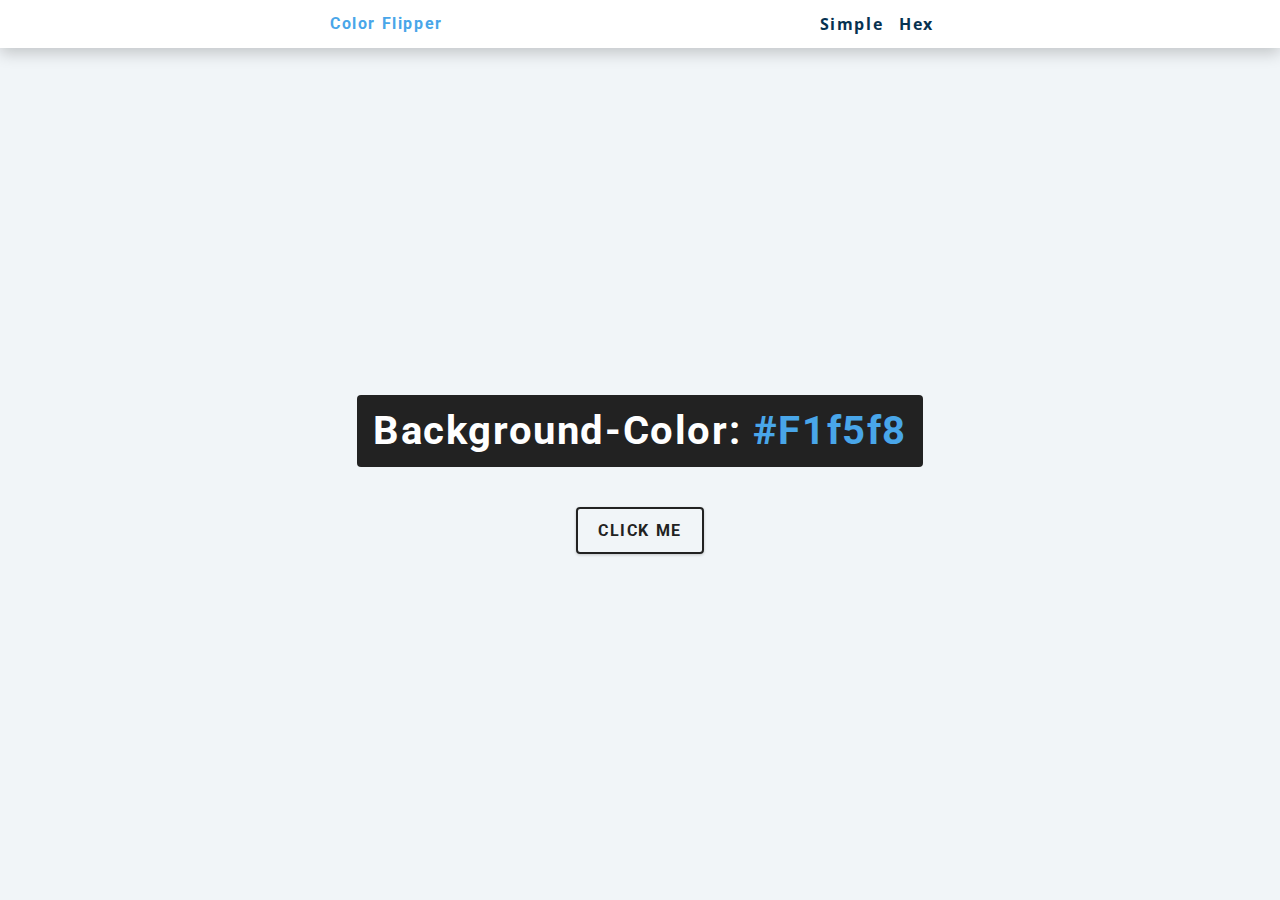
<file: color genarate/index.html>
<!DOCTYPE html>
<html lang="en">
  <head>
    <meta charset="UTF-8" />
    <meta name="viewport" content="width=device-width, initial-scale=1.0" />
    <title>Color Flipper || Simple</title>

    <!-- styles -->
    <link rel="stylesheet" href="styles.css" />
  </head>
  <body>
    <nav>
      <div class="nav-center">
        <h4>Color Flipper</h4>
        <ul class="nav-links">
          <li><a href="index.html">Simple</a></li>
          <li><a href="hex.html">Hex</a></li>
        </ul>
      </div>
    </nav>
    <main>
      <div class="container">
        <h2>Background-color: <span class="color">#f1f5f8</span></h2>
        <button class="btn btn-hero" id="btn">Click Me</button>
      </div>
    </main>
    <!-- javascript -->
    <script src="app.js"></script>
  </body>
</html>
</file>
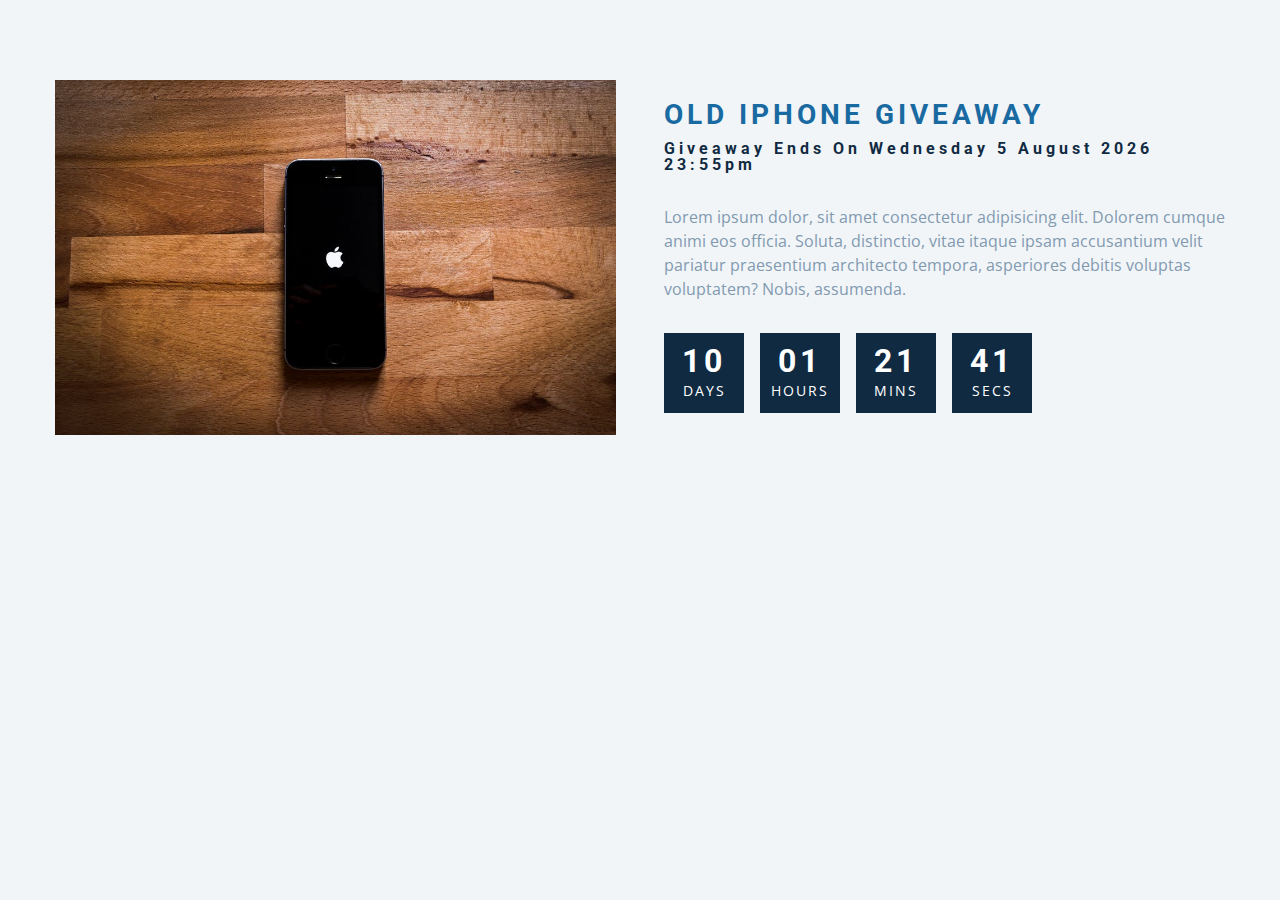
<file: countdown/index.html>
<!DOCTYPE html>
<html lang="en">
  <head>
    <meta charset="UTF-8" />
    <meta name="viewport" content="width=device-width, initial-scale=1.0" />
    <title>Countdown</title>

    <!-- styles -->
    <link rel="stylesheet" href="styles.css" />
  </head>
  <body>
    <section class="section-center">
      <article class="gift-img">
        <img src="gift.jpeg" alt="gift-picture" />
      </article>
      <article class="gift-info">
        <h3>old iphone giveaway</h3>
        <h4 class="giveaway">giveaway ends on sunday, 24 April 2020, 8:00am</h4>
        <p>
          Lorem ipsum dolor, sit amet consectetur adipisicing elit. Dolorem
          cumque animi eos officia. Soluta, distinctio, vitae itaque ipsam
          accusantium velit pariatur praesentium architecto tempora, asperiores
          debitis voluptas voluptatem? Nobis, assumenda.
        </p>
        <div class="deadline">
          <div class="deadline-format">
            <div>
              <h4 class="days">34</h4>
              <span>days</span>
            </div>
          </div>
          <div class="deadline-format">
            <div>
              <h4 class="hours">34</h4>
              <span>hours</span>
            </div>
          </div>
          <div class="deadline-format">
            <div>
              <h4 class="mins">34</h4>
              <span>mins</span>
            </div>
          </div>
          <div class="deadline-format">
            <div>
              <h4 class="secs">34</h4>
              <span>secs</span>
            </div>
          </div>
        </div>
      </article>
    </section>
    <!-- javascript -->
    <script src="app.js"></script>
  </body>
</html>
</file>
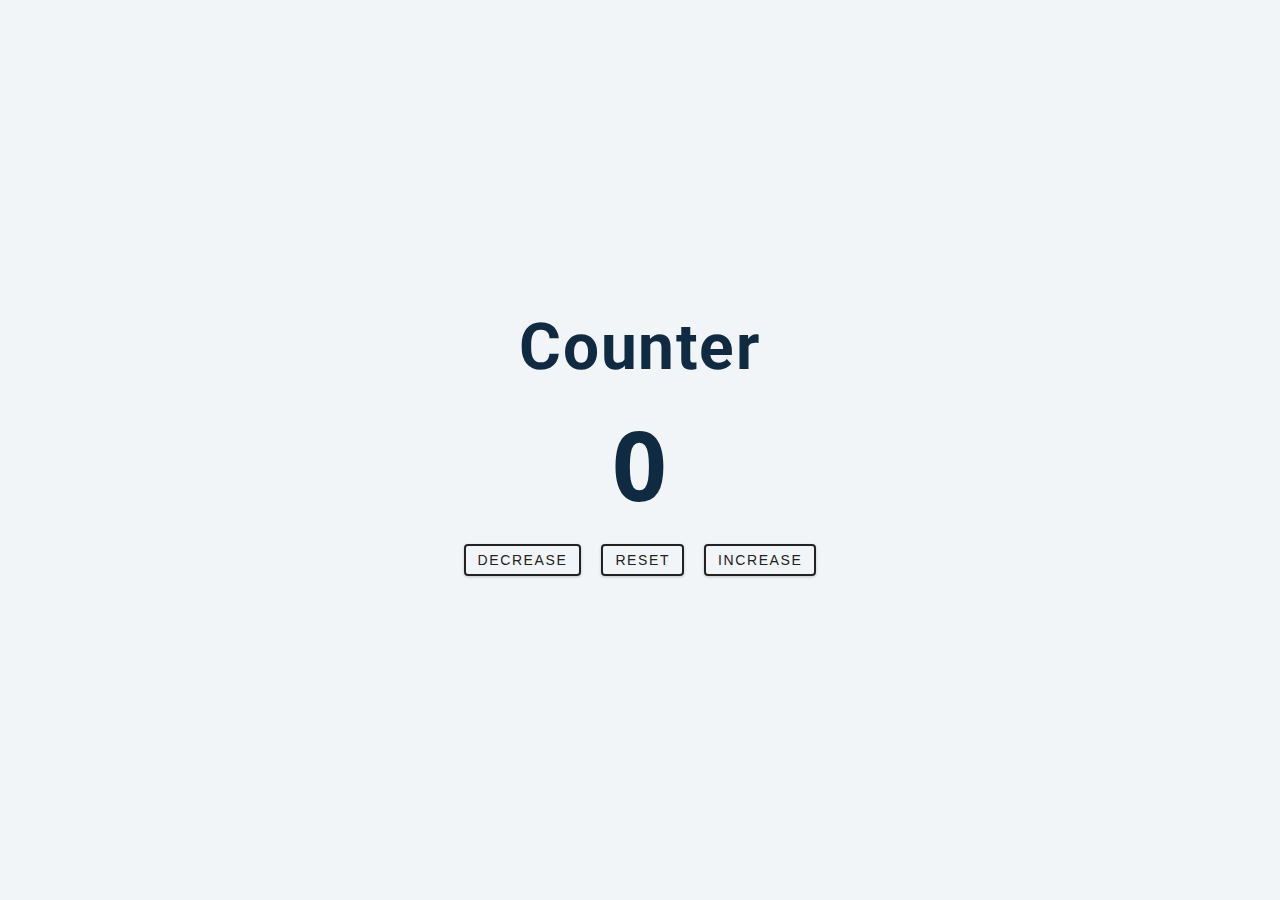
<file: counter/index.html>
<!DOCTYPE html>
<html lang="en">
  <head>
    <meta charset="UTF-8" />
    <meta name="viewport" content="width=device-width, initial-scale=1.0" />
    <title>Counter</title>

    <!-- styles -->
    <link rel="stylesheet" href="styles.css" />
  </head>
  <body>
    <main>
      <div class="container">
        <h1>Counter</h1>
        <span id="value">0</span>
        <div class="button-container">
          <button class="btn decrease">decrease</button>
          <button class="btn reset">reset</button>
          <button class="btn increase">increase</button>
        </div>
        </div>

        </div>
      </div>
    </main>
    <!-- javascript -->
    <script src="app.js"></script>
  </body>
</html>
</file>
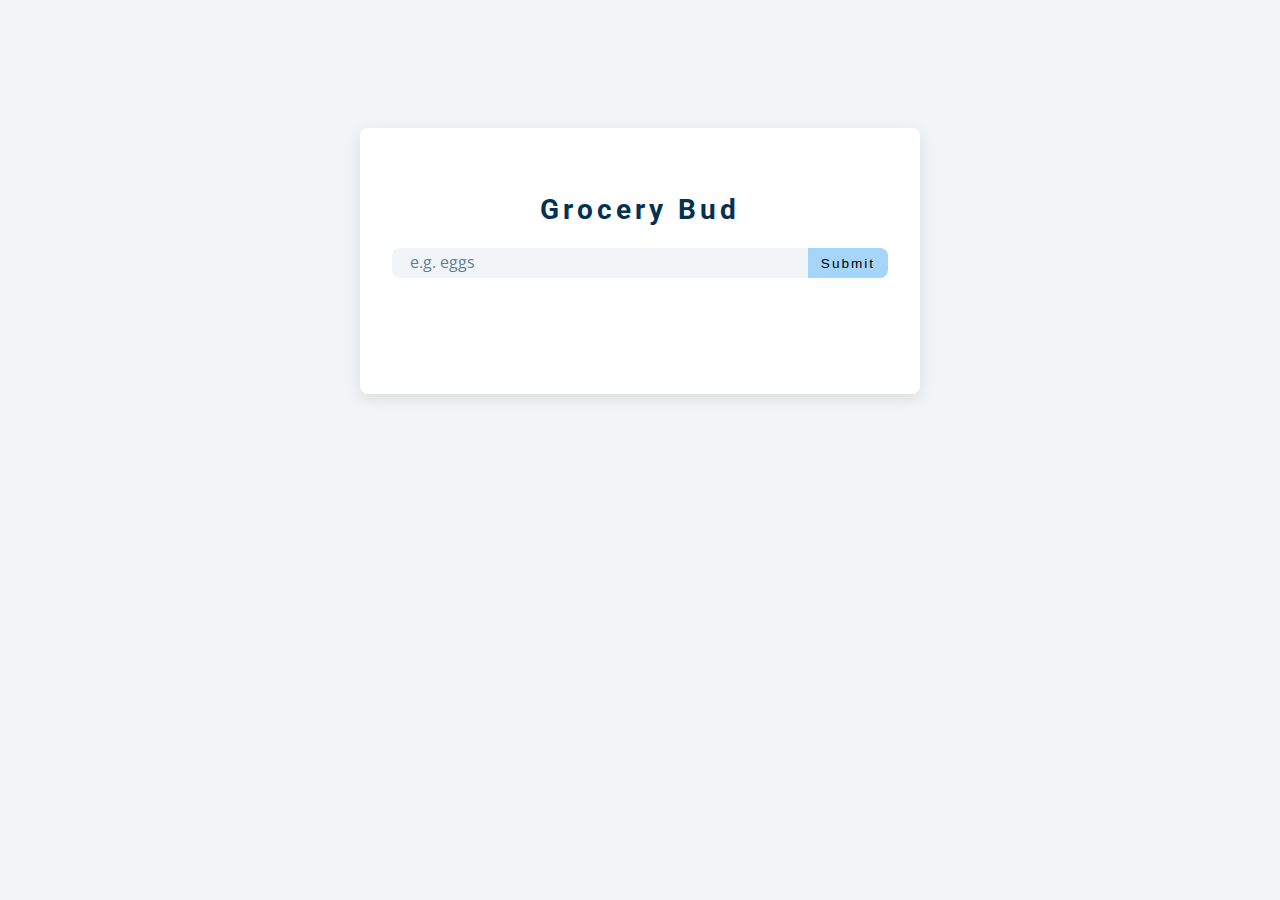
<file: grocery/index.html>
<!DOCTYPE html>
<html lang="en">
  <head>
    <meta charset="UTF-8" />
    <meta name="viewport" content="width=device-width, initial-scale=1.0" />
    <title>Grocery Bud</title>
    <!-- font-awesome -->
    <link
      rel="stylesheet"
      href="https://cdnjs.cloudflare.com/ajax/libs/font-awesome/5.14.0/css/all.min.css"
    />
    <!-- styles -->
    <link rel="stylesheet" href="styles.css" />
  </head>
  <body>
    <section class="section-center">
      <form class="grocery-form">
        <p class="alert"></p>
        <h3>Grocery Bud</h3>
        <div class="form-control">
          <input type="text" id="grocery" placeholder="e.g. eggs" />
          <button class="submit-btn" type="submit">submit</button>
        </div>
      </form>
      <!-- list -->
      <div class="grocery-container">
        <div class="grocery-list">
          <article class="grocery-item"></article>
        </div>
        <!-- button -->
        <button class="clear-btn" type="button">clear items</button>
      </div>
    </section>
    <!-- javascript -->
    <script src="app.js"></script>
  </body>
</html>
</file>
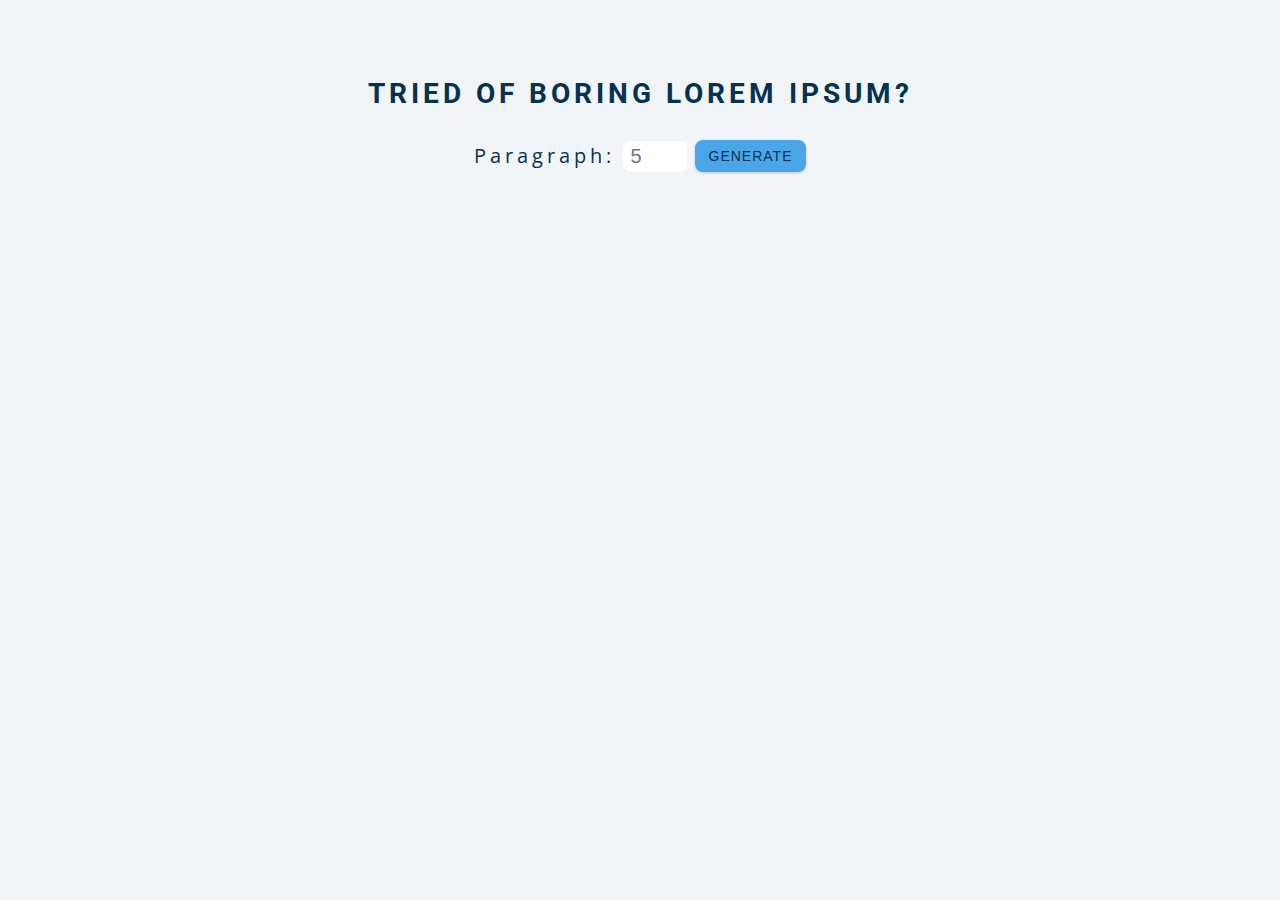
<file: loremipsum/index.html>
<!DOCTYPE html>
<html lang="en">
  <head>
    <meta charset="UTF-8" />
    <meta name="viewport" content="width=device-width, initial-scale=1.0" />
    <title>Lorem Ipsum</title>

    <!-- styles -->
    <link rel="stylesheet" href="styles.css" />
  </head>
  <body>
    <section class="section-center">
      <h3>tried of boring lorem ipsum?</h3>
      <form class="lorem-form">
        <label for="amount">paragraph:</label>
        <input type="number" name="amount" id="amount" placeholder="5" />
        <button type="submit" class="btn">generate</button>
      </form>
      <article class="lorem-text"></article>
    </section>
    <!-- javascript -->
    <script src="app.js"></script>
  </body>
</html>
</file>
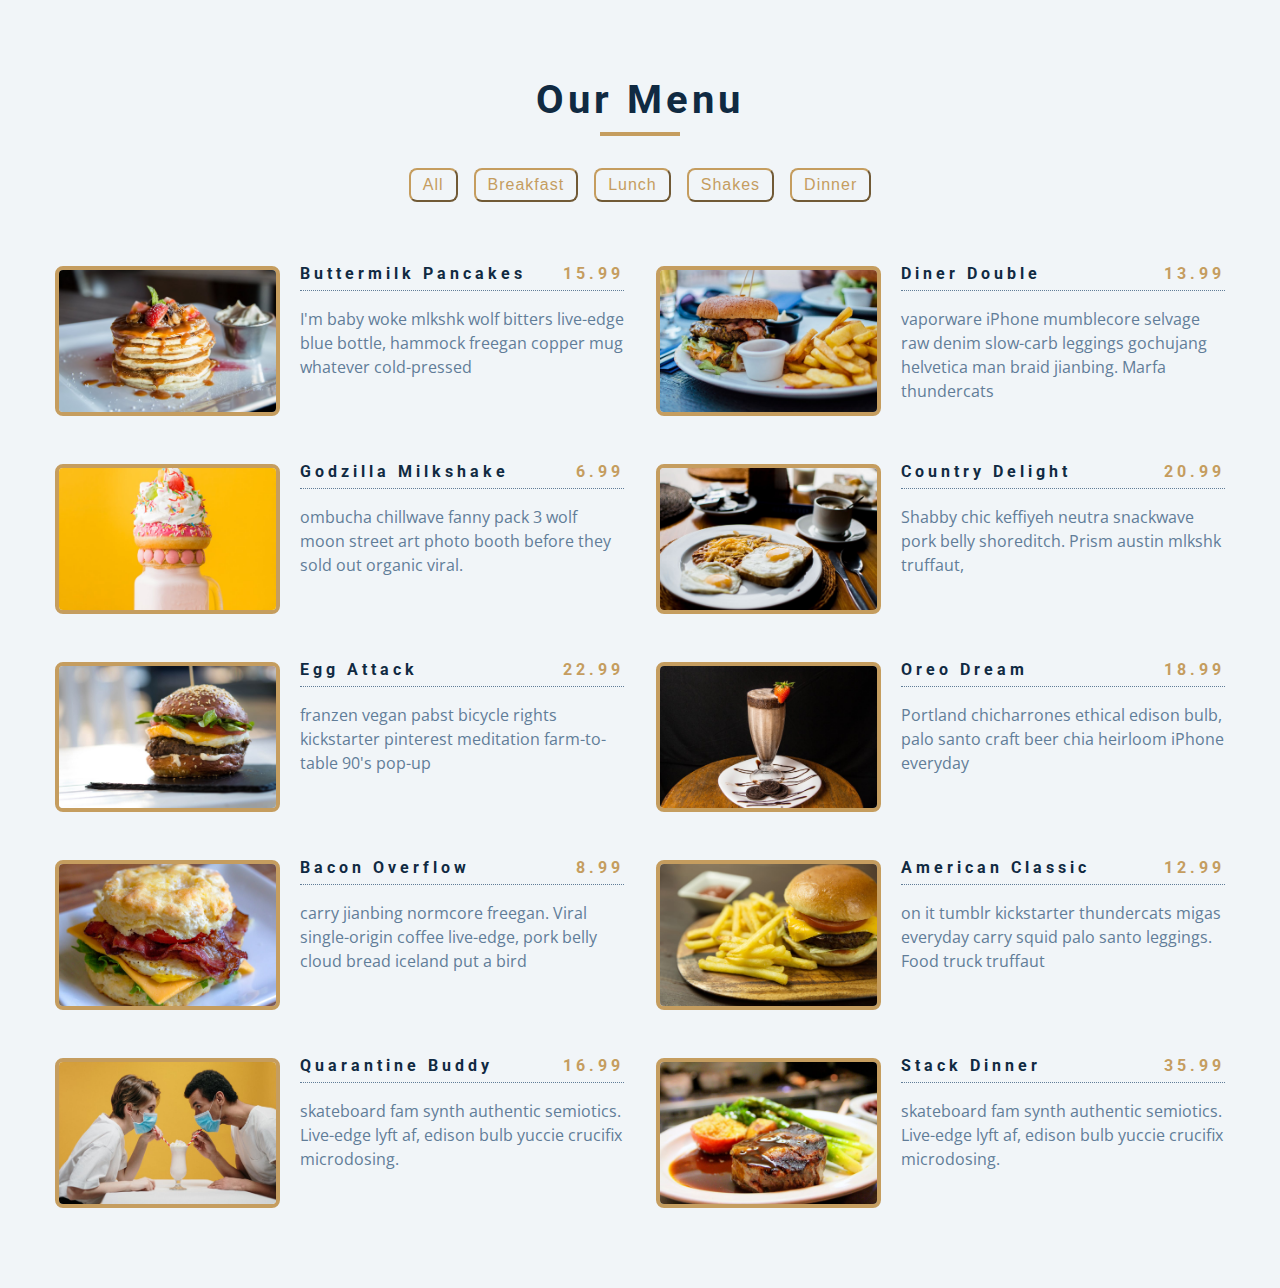
<file: menu/index.html>
<!DOCTYPE html>
<html lang="en">
  <head>
    <meta charset="UTF-8" />
    <meta name="viewport" content="width=device-width, initial-scale=1.0" />
    <title>Starter</title>
    <!-- font-awesome -->
    <link
      rel="stylesheet"
      href="https://cdnjs.cloudflare.com/ajax/libs/font-awesome/5.14.0/css/all.min.css"
    />
    <!-- styles -->
    <link rel="stylesheet" href="styles.css" />
  </head>
  <body>
    <section class="menu">
      <!-- title -->
      <div class="title">
        <h2>our menu</h2>
        <div class="underline"></div>
      </div>
      <!-- filters button -->
      <div class="btn-container">
        <!-- <button class="filter-btn" type="button" data-id="all">all</button>
        <button class="filter-btn" type="button" data-id="breakfast">
          breakfast
        </button>
        <button class="filter-btn" type="button" data-id="lunch">lunch</button>
        <button class="filter-btn" type="button" data-id="shakes">
          shakes
        </button> -->
      </div>
      <!-- menu items -->
      <div class="section-center">
        <!-- single item -->
        <!-- <article class="menu-item">
          <img src="menu-item.jpeg" class="photo" alt="menu item" />
          <div class="item-info">
            <header>
              <h4>buttermilk pancakes</h4>
              <h4 class="price">$15</h4>
            </header>
            <p class="item-text">
              Lorem ipsum dolor sit amet consectetur adipisicing elit. Ratione
              amet voluptate cumque assumenda quam, porro quas odit commodi.
              Culpa, quis.
            </p>
          </div>
        </article> -->
        <!-- end of single item -->
      </div>
    </section>
    <!-- javascript -->
    <script src="app.js"></script>
  </body>
</html>
</file>
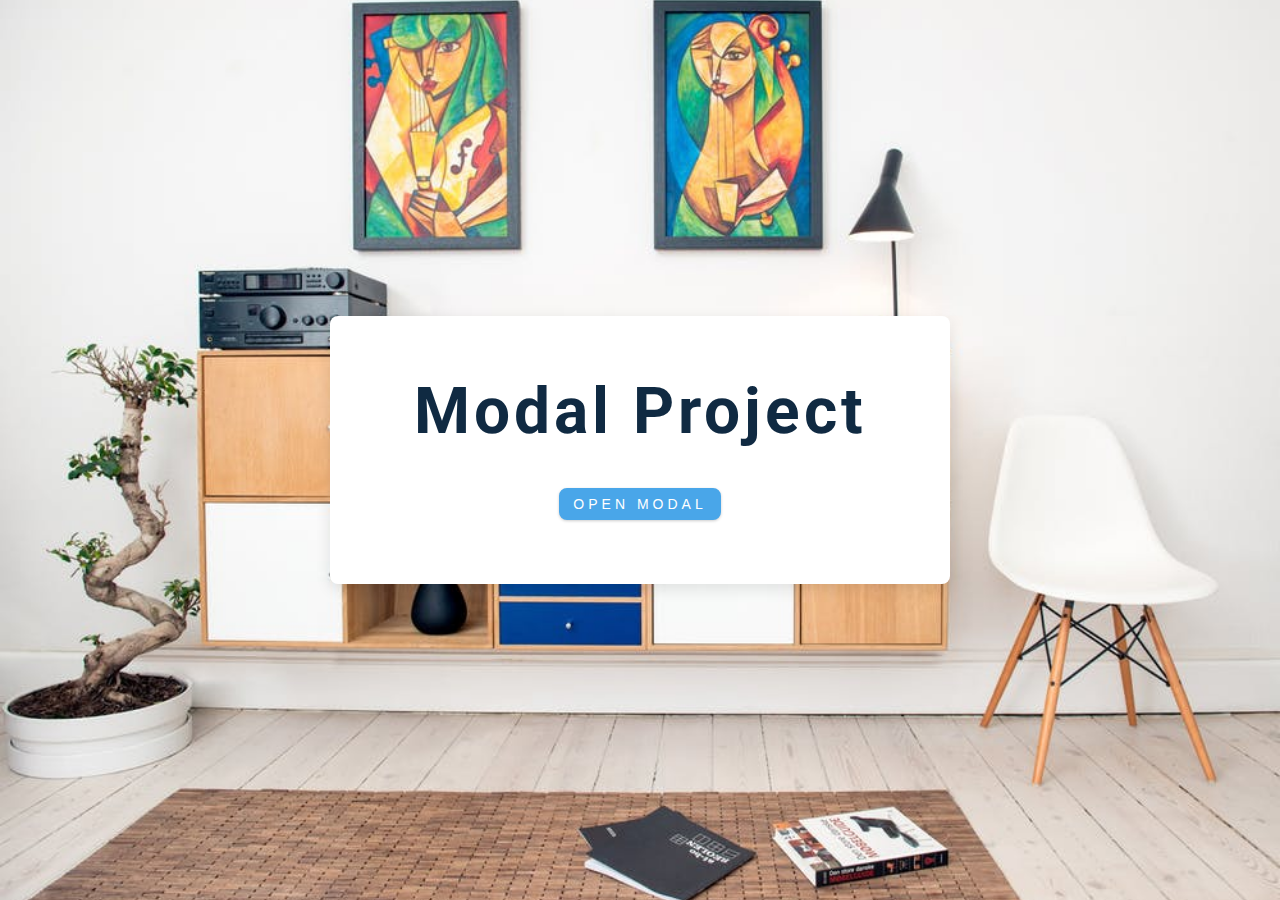
<file: modal/index.html>
<!DOCTYPE html>
<html lang="en">
  <head>
    <meta charset="UTF-8" />
    <meta name="viewport" content="width=device-width, initial-scale=1.0" />
    <title>Modal</title>
    <!-- font-awesome -->
    <link
      rel="stylesheet"
      href="https://cdnjs.cloudflare.com/ajax/libs/font-awesome/5.14.0/css/all.min.css"
    />
    <!-- styles -->
    <link rel="stylesheet" href="styles.css" />
  </head>
  <body>
    <!-- hero -->
    <header class="hero">
      <div class="banner">
        <h1>modal project</h1>
        <button class="btn modal-btn">open modal</button>
      </div>
    </header>
    <!-- end hero -->
    <!-- modal -->
    <div class="modal-overlay">
      <div class="modal-container">
        <h3>modal content</h3>
        <button class="close-btn">
          <i class="fas fa-times"></i>
        </button>
      </div>
    </div>
    <!-- javascript -->
    <script src="app.js"></script>
  </body>
</html>
</file>
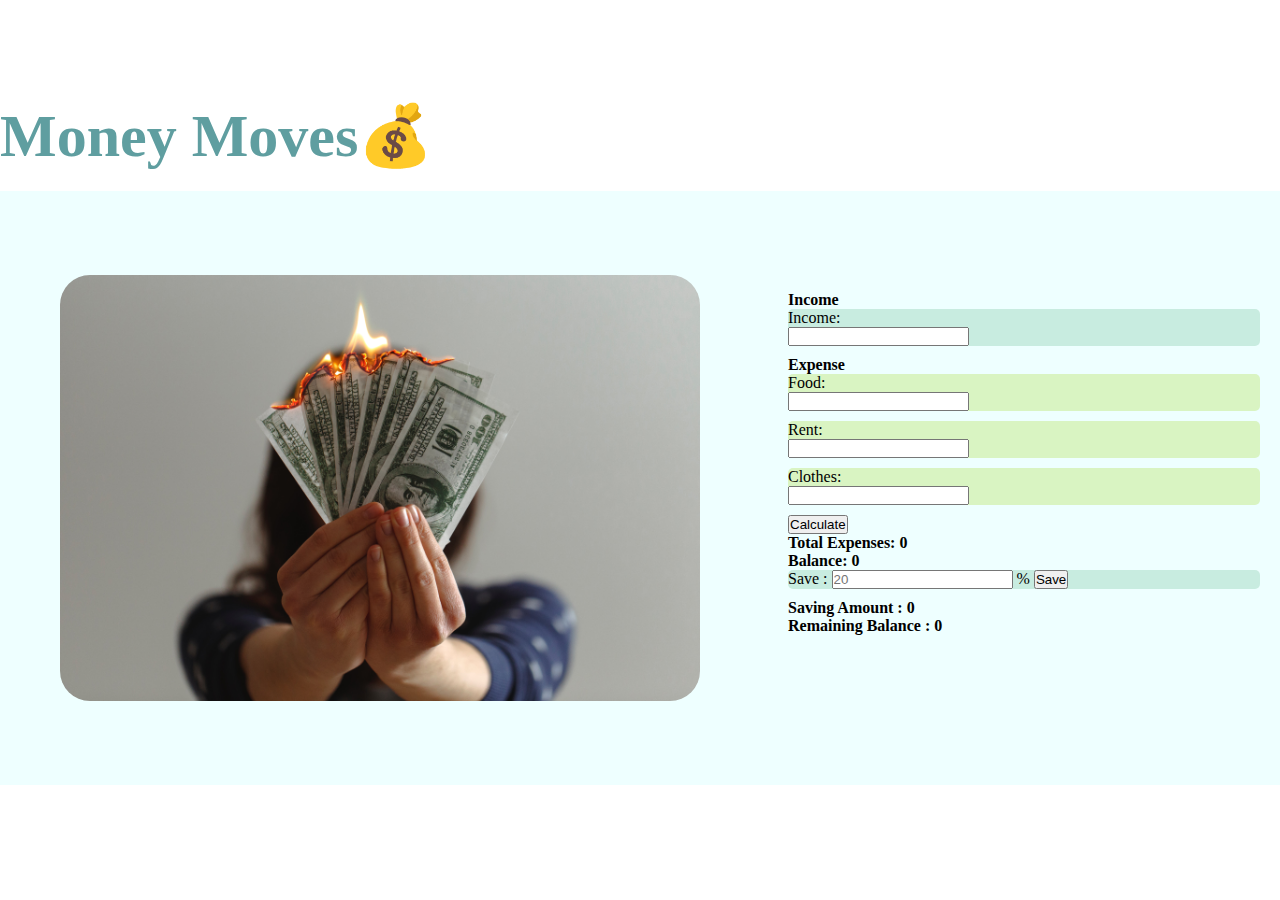
<file: money-master-HumairaRahaman/index.html>
<!DOCTYPE html>
<html lang="en">
  <head>
    <meta charset="UTF-8" />
    <meta http-equiv="X-UA-Compatible" content="IE=edge" />
    <meta name="viewport" content="width=device-width, initial-scale=1.0" />
    <!-- bootstrap link -->
    <link
      href="https://cdn.jsdelivr.net/npm/bootstrap@5.1.3/dist/css/bootstrap.min.css"
      rel="stylesheet"
      integrity="sha384-1BmE4kWBq78iYhFldvKuhfTAU6auU8tT94WrHftjDbrCEXSU1oBoqyl2QvZ6jIW3"
      crossorigin="anonymous"
    />
    <!-- custom link -->
    <link rel="stylesheet" href="css/style.css" />
    <title>Money Moves</title>
  </head>
  <body>
    <!-- heading -->
    <header>
      <h2 class="text-center">Money Moves💰</h2>
    </header>
    <!-- calculation -->
    <section class="container">
      <div
        class="money-move money-layout d-flex flex-xl-row flex-lg-row flex-md-row flex-sm-column flex-column"
      >
        <div class="money-img">
          <img
            src="images/jp-valery-9BatP4ovW2I-unsplash.jpeg"
            class="img-fluid"
            alt=""
          />
        </div>
        <div class="money-calc">
          <div class="container">
            <!-- income -->
            <h4 class="text-center">Income</h4>
            <div class="form-group row align-items-center field-color-is">
              <label
                for="income-input"
                class="col-4 col-form-label-sm text-right fs-4"
                >Income:</label
              >
              <div class="col-7">
                <div class="input-group">
                  <input
                    id="income-input"
                    name="number"
                    type="number"
                    class="py-1 px-4"
                  />
                </div>
              </div>
            </div>

            <!-- expence-->

            <div class="container">
              <h4 class="text-center">Expense</h4>

              <div class="form-group row align-items-center field-color">
                <label
                  for="food-input"
                  class="col-4 col-form-label-sm text-right fs-4"
                  >Food:</label
                >
                <div class="col-7">
                  <div class="input-group">
                    <input
                      id="food-input"
                      name="number"
                      type="number"
                      class="py-1 px-4"
                    />
                  </div>
                </div>
              </div>
              <div class="form-group row align-items-center field-color">
                <label
                  for="rent-input"
                  class="col-4 col-form-label-sm text-right fs-4"
                  >Rent:</label
                >
                <div class="col-7">
                  <div class="input-group">
                    <input
                      id="rent-input"
                      name="number"
                      type="number"
                      class="py-1 px-4"
                    />
                  </div>
                </div>
              </div>
              <div class="form-group row align-items-center field-color">
                <label
                  for="clothes-input"
                  class="col-4 col-form-label-sm text-right fs-4"
                  >Clothes:</label
                >
                <div class="col-7">
                  <div class="input-group">
                    <input
                      id="clothes-input"
                      name="number"
                      type="number"
                      class="py-1 px-4"
                    />
                  </div>
                </div>
              </div>
              <div class="text-center p-4">
                <!-- calculate btn -->
                <button
                  id="calculate-button"
                  type="button"
                  class="btn btn-lg btn-primary px-5"
                >
                  Calculate
                </button>
              </div>
              <div>
                <h4 class="text-center">
                  Total Expenses:<span id="total-expenses"> 0 </span>
                </h4>
                <h4 class="text-center">
                  Balance:<span id="Balance"> 0 </span>
                </h4>
              </div>
              <div class="save-part py-4 text-center field-color-is">
                <span>Save : </span>
                <input
                  id="save-input"
                  placeholder="20"
                  name="number"
                  type="number"
                  class="text-center"
                />
                <span>%</span>
                <!-- save btn -->
                <button id="save-button" class="btn btn-sm btn-primary">
                  save
                </button>
              </div>
              <div class="remaine-saving-Part py-4">
                <h4 class="text-center">
                  Saving Amount : <span id="saving-amount"> 0 </span>
                </h4>
                <h4 class="text-center">
                  Remaining Balance : <span id="remaining-balance"> 0 </span>
                </h4>
              </div>
            </div>
          </div>
        </div>
      </div>
      <!-- error -->
      <div class="error-section">
        <p id="error-input" class="error">
          ❌ insert the right value & Please try again!
        </p>
        <p id="error-bigValue" class="error">❌ opps cost is too big!</p>
      </div>
    </section>
    <!-- custom js -->
    <script src="js/app.js"></script>
    <!-- bootstrap js -->
    <script
      src="https://cdn.jsdelivr.net/npm/bootstrap@5.1.3/dist/js/bootstrap.bundle.min.js"
      integrity="sha384-ka7Sk0Gln4gmtz2MlQnikT1wXgYsOg+OMhuP+IlRH9sENBO0LRn5q+8nbTov4+1p"
      crossorigin="anonymous"
    ></script>
  </body>
</html>
</file>
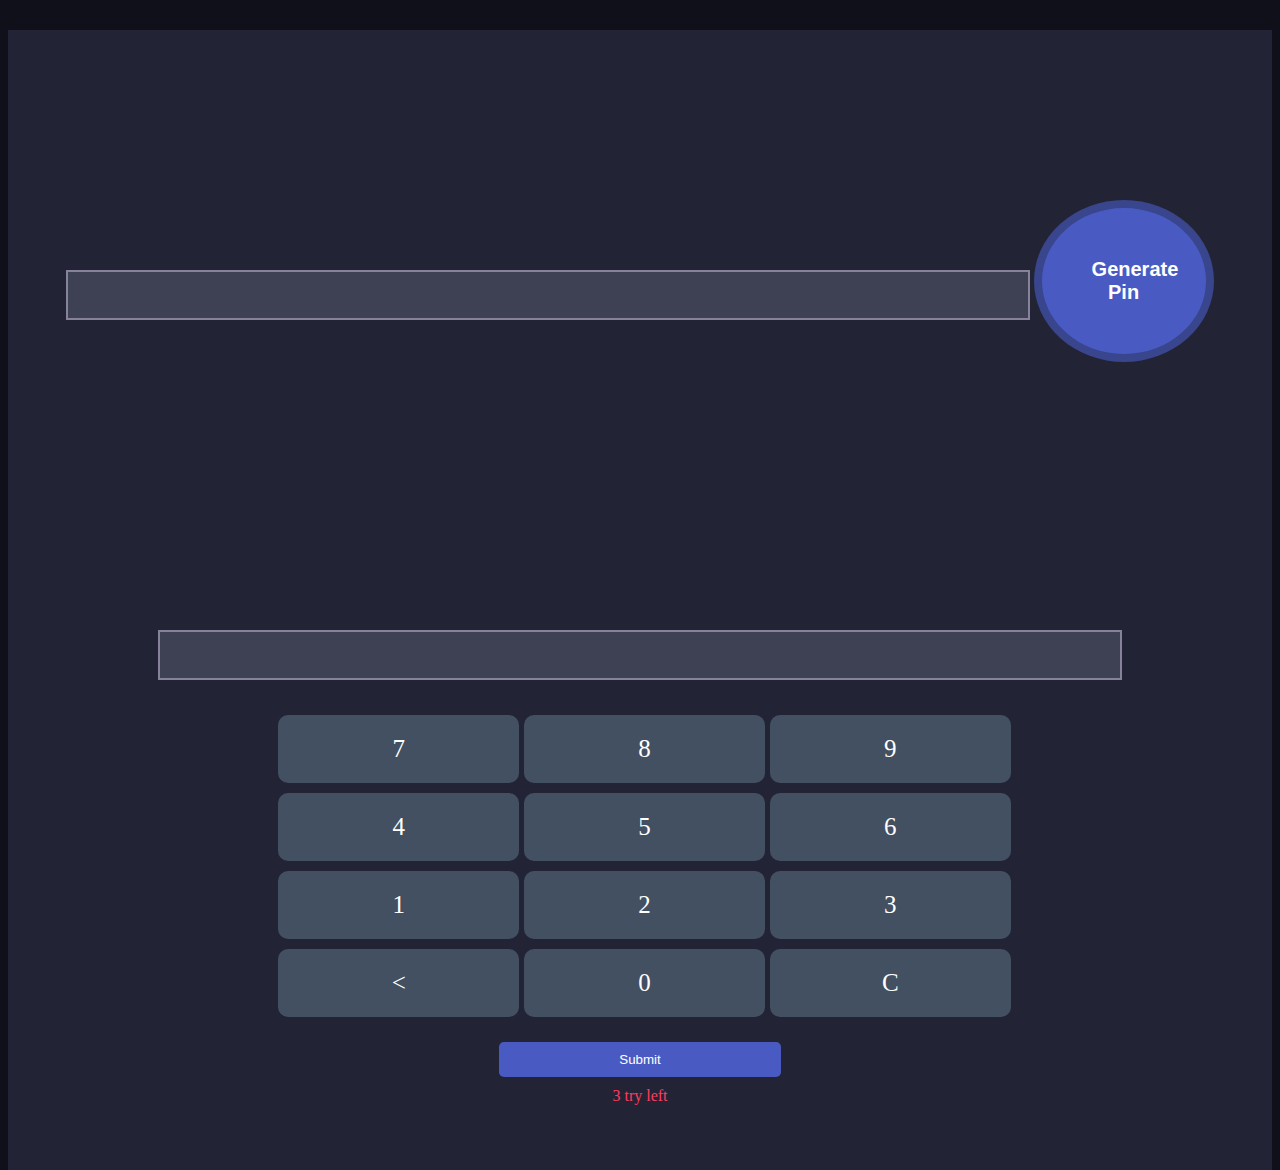
<file: pin-matcher/index.html>
<!DOCTYPE html>
<html lang="en">
<head>
    <meta charset="UTF-8">
    <meta name="viewport" content="width=device-width, initial-scale=1.0">
    <title>Pin Generator</title>
    <link rel="stylesheet" href="https://stackpath.bootstrapcdn.com/bootstrap/4.5.0/css/bootstrap.min.css" integrity="sha384-9aIt2nRpC12Uk9gS9baDl411NQApFmC26EwAOH8WgZl5MYYxFfc+NcPb1dKGj7Sk" crossorigin="anonymous">
    <link rel="stylesheet" href="style.css">
</head>
<body>
    <div class="container">
        <div class="row">
            <div class="col-md-6">
                <div class="pin-generator half-width">
                    <input id="show-pin" class="form-control" type="text">
                    <button onclick="genaratePin()" class="generate-btn">Generate Pin</button>
                </div>
            </div>
            <div class="col-md-6">
                <div class="input-section half-width">
                    <input id="typed-numbers" class="form-control" type="text">
                    <div class="numbers">
                        <div id="key-pad"  class="calc-body">
                            <div class="calc-button-row">
                              <div class="button">7</div>
                              <div class="button">8</div>
                              <div class="button">9</div>
                            </div>
                            <div class="calc-button-row">
                              <div class="button">4</div>
                              <div class="button">5</div>
                              <div class="button">6</div>
                            </div>
                            <div class="calc-button-row">
                              <div class="button">1</div>
                              <div class="button">2</div>
                              <div class="button">3</div>
                            </div>
                            <div class="calc-button-row">
                                <div class="button">&lt;</div>
                                <div class="button">0</div>
                                <div class="button">C</div>
                            </div>
                            <div>
                                <button onclick="verifyPin()" type="submit" class="submit-btn">Submit</button>
                                <p class="action-left">3 try left</p>
                            </div>
                    </div>
                </div>
            </div>
        </div>
        <div  class="notify-section">
            <p id="notify-fail" class="notify">❌ Pin Didn't Match, Please try again</p>
            <p id="notify-success" class="notify">✅ Pin Matched... Secret door is opening for you</p>
        </div>
    </div>
    <script src="app.js"></script>
</body>
</html>
</file>
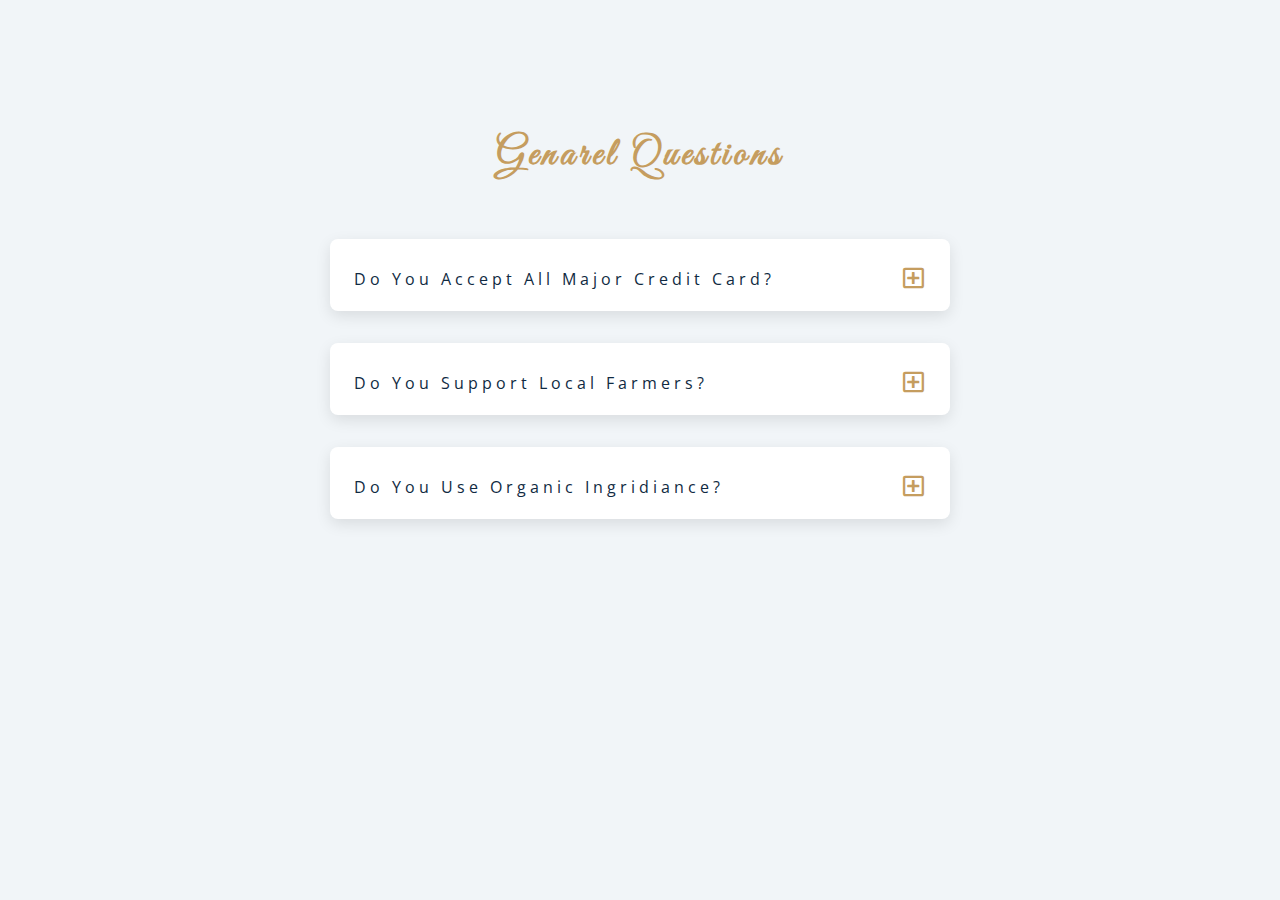
<file: question/index.html>
<!DOCTYPE html>
<html lang="en">
  <head>
    <meta charset="UTF-8" />
    <meta name="viewport" content="width=device-width, initial-scale=1.0" />
    <title>Q & A</title>
    <!-- font-awesome -->
    <link
      rel="stylesheet"
      href="https://cdnjs.cloudflare.com/ajax/libs/font-awesome/5.14.0/css/all.min.css"
    />
    <!-- extra fonts -->
    <link
      href="https://fonts.googleapis.com/css?family=Great+Vibes&display=swap"
      rel="stylesheet"
    />
    <!-- styles -->
    <link rel="stylesheet" href="styles.css" />
  </head>
  <body>
    <section class="questions">
      <!-- title -->
      <div class="title">
        <h2>genarel questions</h2>
      </div>
      <!-- questions -->
      <div class="section-center">
        <!-- single question -->
        <article class="question">
          <!-- question title -->
          <div class="question-title">
            <p>do you accept all major credit card?</p>
            <button class="question-btn">
              <span class="plus-icon">
                <i class="far fa-plus-square"></i>
              </span>
              <span class="minus-icon">
                <i class="far fa-minus-square"></i>
              </span>
            </button>
          </div>
          <div class="question-text">
            <p>
              Lorem ipsum dolor sit amet consectetur adipisicing elit. Obcaecati
              ipsam reprehenderit ullam, enim nulla assumenda praesentium
              corporis adipisci ratione vitae.
            </p>
          </div>
        </article>
        <!-- single question end -->
        <!-- single question -->
        <article class="question">
          <!-- question title -->
          <div class="question-title">
            <p>do you support local farmers?</p>
            <button class="question-btn">
              <span class="plus-icon">
                <i class="far fa-plus-square"></i>
              </span>
              <span class="minus-icon">
                <i class="far fa-minus-square"></i>
              </span>
            </button>
          </div>
          <div class="question-text">
            <p>
              Lorem ipsum dolor sit amet consectetur adipisicing elit. Obcaecati
              ipsam reprehenderit ullam, enim nulla assumenda praesentium
              corporis adipisci ratione vitae.
            </p>
          </div>
        </article>
        <!-- single question end -->
        <!-- single question -->
        <article class="question">
          <!-- question title -->
          <div class="question-title">
            <p>do you use organic ingridiance?</p>
            <button class="question-btn">
              <span class="plus-icon">
                <i class="far fa-plus-square"></i>
              </span>
              <span class="minus-icon">
                <i class="far fa-minus-square"></i>
              </span>
            </button>
          </div>
          <div class="question-text">
            <p>
              Lorem ipsum dolor sit amet consectetur adipisicing elit. Obcaecati
              ipsam reprehenderit ullam, enim nulla assumenda praesentium
              corporis adipisci ratione vitae.
            </p>
          </div>
        </article>
        <!-- single question end -->
      </div>
    </section>
    <!-- javascript -->
    <script src="app.js"></script>
  </body>
</html>
</file>
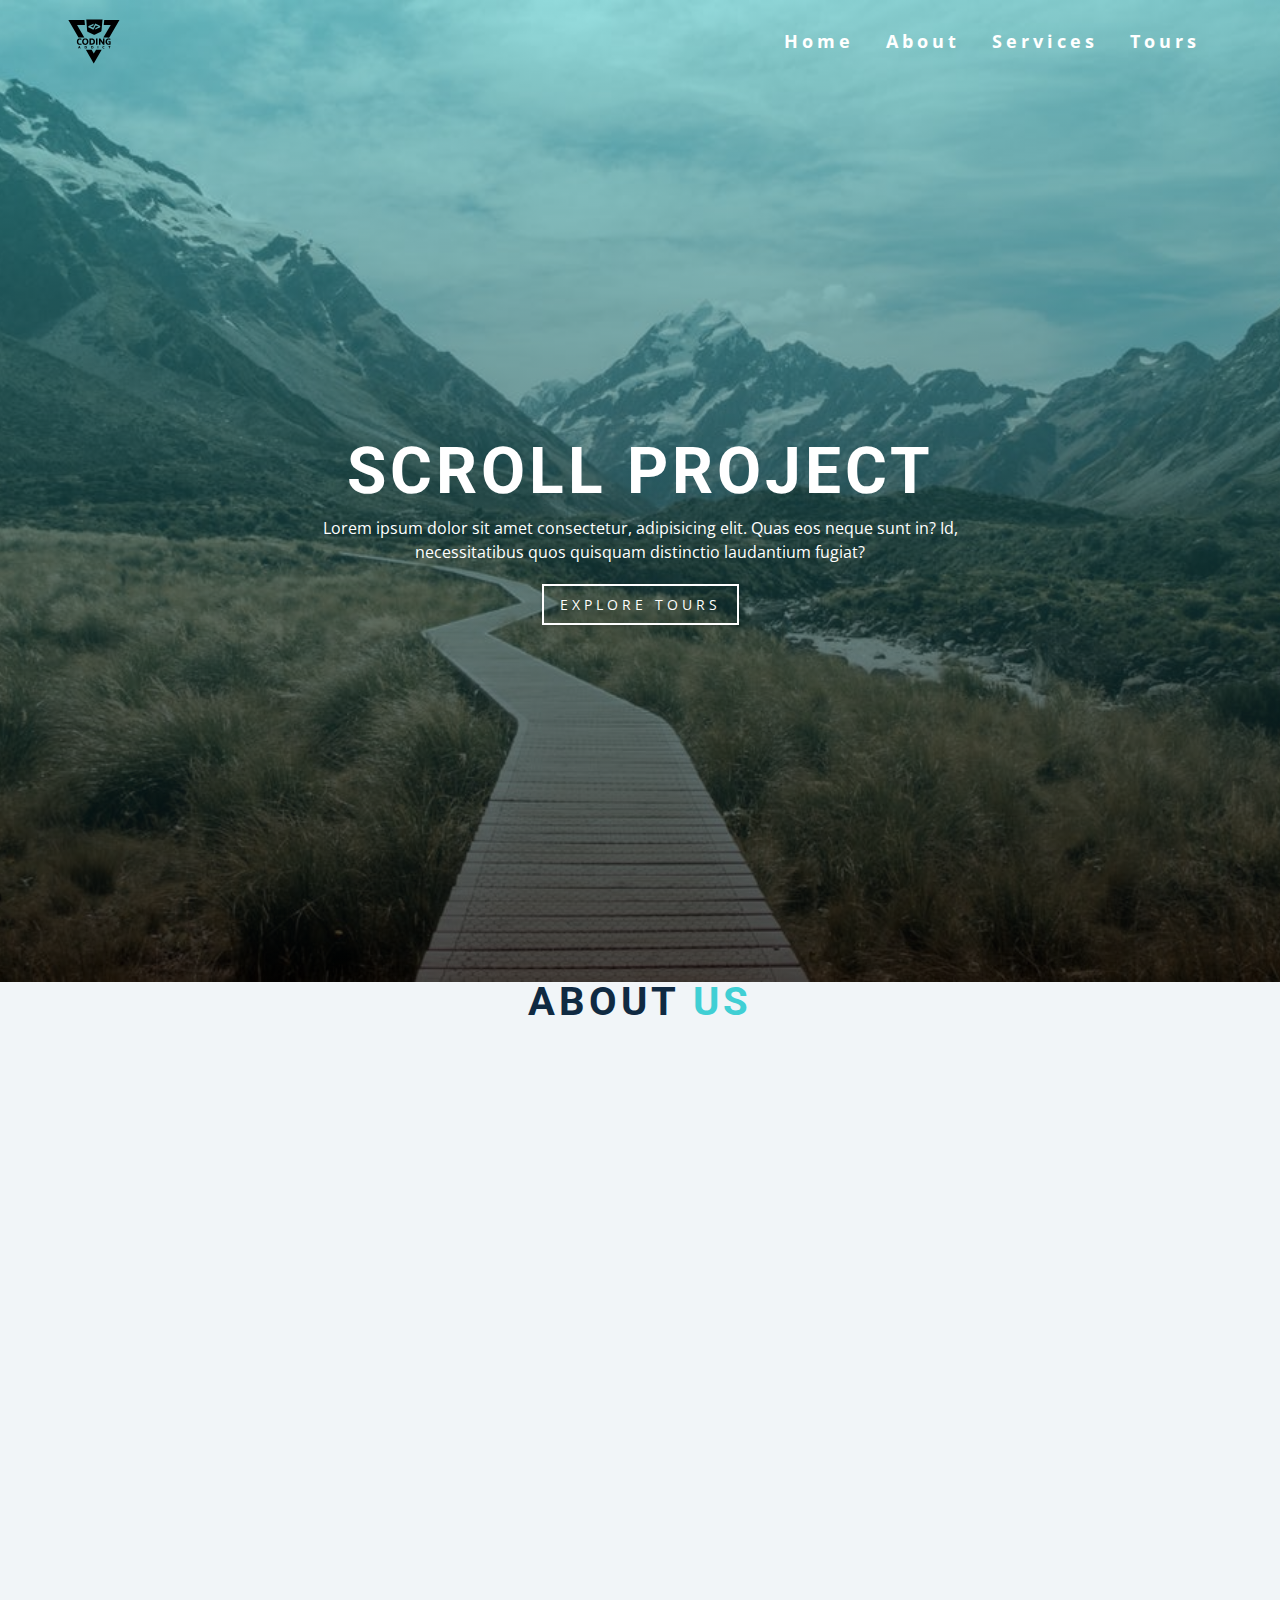
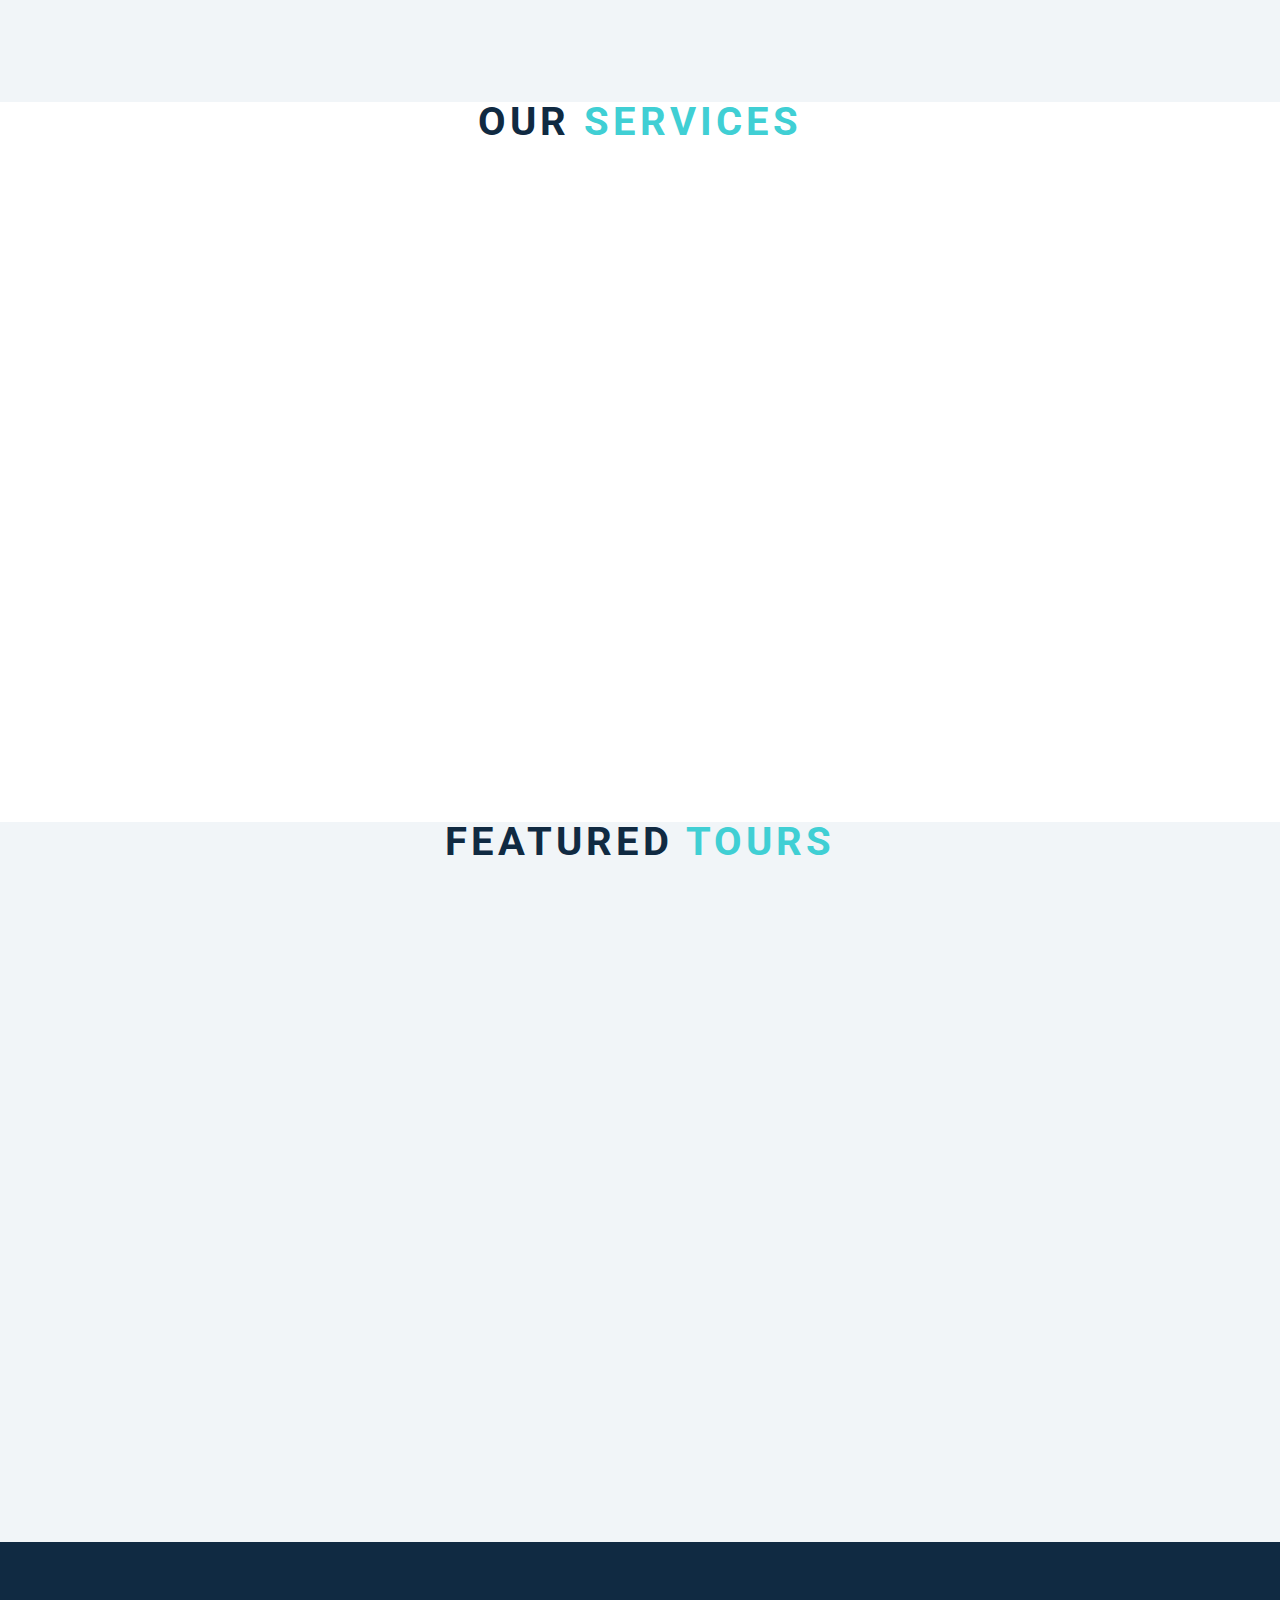
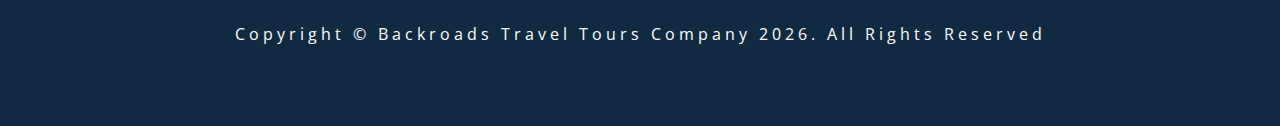
<file: scroll/index.html>
<!DOCTYPE html>
<html lang="en">
  <head>
    <meta charset="UTF-8" />
    <meta name="viewport" content="width=device-width, initial-scale=1.0" />
    <title>Scroll</title>
    <!-- font-awesome -->
    <link
      rel="stylesheet"
      href="https://cdnjs.cloudflare.com/ajax/libs/font-awesome/5.14.0/css/all.min.css"
    />
    <!-- styles -->
    <link rel="stylesheet" href="styles.css" />
  </head>
  <body>
    <header id="home">
      <!-- navbar -->
      <nav id="nav">
        <div class="nav-center">
          <!-- nav header -->
          <div class="nav-header">
            <img src="./logo.svg" class="logo" alt="logo" />
            <button class="nav-toggle">
              <i class="fas fa-bars"></i>
            </button>
          </div>
          <!-- links -->
          <div class="links-container">
            <ul class="links">
              <li>
                <a href="#home" class="scroll-link">home</a>
              </li>
              <li>
                <a href="#about" class="scroll-link">about</a>
              </li>
              <li>
                <a href="#services" class="scroll-link">services</a>
              </li>
              <li>
                <a href="#tours" class="scroll-link">tours</a>
              </li>
            </ul>
          </div>
        </div>
      </nav>
      <!-- banner -->
      <div class="banner">
        <div class="container">
          <h1>scroll project</h1>
          <p>
            Lorem ipsum dolor sit amet consectetur, adipisicing elit. Quas eos
            neque sunt in? Id, necessitatibus quos quisquam distinctio
            laudantium fugiat?
          </p>
          <a href="#tours" class="scroll-link btn btn-white">explore tours</a>
        </div>
      </div>
    </header>
    <!-- about -->
    <section id="about" class="section">
      <div class="title">
        <h2>about <span>us</span></h2>
      </div>
    </section>
    <!-- services -->
    <section id="services" class="section">
      <div class="title">
        <h2>our <span>services</span></h2>
      </div>
    </section>
    <!-- contact -->
    <section id="tours" class="section">
      <div class="title">
        <h2>featured <span>tours</span></h2>
      </div>
    </section>
    <!-- footer -->
    <footer class="section">
      <p>
        copyright &copy; backroads travel tours company
        <span id="date"></span>. all rights reserved
      </p>
    </footer>
    <a class="scroll-link top-link" href="#home">
      <i class="fas fa-arrow-up"></i>
    </a>
    <!-- javascript -->
    <script src="app.js"></script>
  </body>
</html>
</file>
<file: color genarate/styles.css>
/*
=============== 
Fonts
===============
*/
@import url("https://fonts.googleapis.com/css?family=Open+Sans|Roboto:400,700&display=swap");

/*
=============== 
Variables
===============
*/

:root {
  /* dark shades of primary color*/
  --clr-primary-1: hsl(205, 86%, 17%);
  --clr-primary-2: hsl(205, 77%, 27%);
  --clr-primary-3: hsl(205, 72%, 37%);
  --clr-primary-4: hsl(205, 63%, 48%);
  /* primary/main color */
  --clr-primary-5: hsl(205, 78%, 60%);
  /* lighter shades of primary color */
  --clr-primary-6: hsl(205, 89%, 70%);
  --clr-primary-7: hsl(205, 90%, 76%);
  --clr-primary-8: hsl(205, 86%, 81%);
  --clr-primary-9: hsl(205, 90%, 88%);
  --clr-primary-10: hsl(205, 100%, 96%);
  /* darkest grey - used for headings */
  --clr-grey-1: hsl(209, 61%, 16%);
  --clr-grey-2: hsl(211, 39%, 23%);
  --clr-grey-3: hsl(209, 34%, 30%);
  --clr-grey-4: hsl(209, 28%, 39%);
  /* grey used for paragraphs */
  --clr-grey-5: hsl(210, 22%, 49%);
  --clr-grey-6: hsl(209, 23%, 60%);
  --clr-grey-7: hsl(211, 27%, 70%);
  --clr-grey-8: hsl(210, 31%, 80%);
  --clr-grey-9: hsl(212, 33%, 89%);
  --clr-grey-10: hsl(210, 36%, 96%);
  --clr-white: #fff;
  --clr-red-dark: hsl(360, 67%, 44%);
  --clr-red-light: hsl(360, 71%, 66%);
  --clr-green-dark: hsl(125, 67%, 44%);
  --clr-green-light: hsl(125, 71%, 66%);
  --clr-black: #222;
  --ff-primary: "Roboto", sans-serif;
  --ff-secondary: "Open Sans", sans-serif;
  --transition: all 0.3s linear;
  --spacing: 0.1rem;
  --radius: 0.25rem;
  --light-shadow: 0 5px 15px rgba(0, 0, 0, 0.1);
  --dark-shadow: 0 5px 15px rgba(0, 0, 0, 0.2);
  --max-width: 1170px;
  --fixed-width: 620px;
}
/*
=============== 
Global Styles
===============
*/

*,
::after,
::before {
  margin: 0;
  padding: 0;
  box-sizing: border-box;
}
body {
  font-family: var(--ff-secondary);
  background: var(--clr-grey-10);
  color: var(--clr-grey-1);
  line-height: 1.5;
  font-size: 0.875rem;
}
ul {
  list-style-type: none;
}
a {
  text-decoration: none;
}
h1,
h2,
h3,
h4 {
  letter-spacing: var(--spacing);
  text-transform: capitalize;
  line-height: 1.25;
  margin-bottom: 0.75rem;
  font-family: var(--ff-primary);
}
h1 {
  font-size: 3rem;
}
h2 {
  font-size: 2rem;
}
h3 {
  font-size: 1.25rem;
}
h4 {
  font-size: 0.875rem;
}
p {
  margin-bottom: 1.25rem;
  color: var(--clr-grey-5);
}
@media screen and (min-width: 800px) {
  h1 {
    font-size: 4rem;
  }
  h2 {
    font-size: 2.5rem;
  }
  h3 {
    font-size: 1.75rem;
  }
  h4 {
    font-size: 1rem;
  }
  body {
    font-size: 1rem;
  }
  h1,
  h2,
  h3,
  h4 {
    line-height: 1;
  }
}
/*  global classes */

/* section */
.section {
  padding: 5rem 0;
}

.section-center {
  width: 90vw;
  margin: 0 auto;
  max-width: 1170px;
}
@media screen and (min-width: 992px) {
  .section-center {
    width: 95vw;
  }
}
main {
  min-height: 100vh;
  display: grid;
  place-items: center;
}

/*
=============== 
Nav
===============
*/
nav {
  background: var(--clr-white);
  height: 3rem;
  display: grid;
  align-items: center;
  box-shadow: var(--dark-shadow);
}
.nav-center {
  width: 90vw;
  max-width: var(--fixed-width);
  margin: 0 auto;
  display: flex;
  align-items: center;
  justify-content: space-between;
}
.nav-center h4 {
  margin-bottom: 0;
  color: var(--clr-primary-5);
}
.nav-links {
  display: flex;
}
nav a {
  text-transform: capitalize;
  font-weight: 700;
  font-size: 1rem;
  color: var(--clr-primary-1);
  letter-spacing: var(--spacing);
  margin-right: 1rem;
}
nav a:hover {
  color: var(--clr-primary-5);
}
/*
=============== 
Container
===============
*/
main {
  min-height: calc(100vh - 3rem);
  display: grid;
  place-items: center;
}
.container {
  text-align: center;
}
.container h2 {
  background: var(--clr-black);
  color: var(--clr-white);
  padding: 1rem;
  border-radius: var(--radius);
  margin-bottom: 2.5rem;
}
.color {
  color: var(--clr-primary-5);
}
.btn-hero {
  font-family: var(--ff-primary);
  text-transform: uppercase;
  background: transparent;
  color: var(--clr-black);
  letter-spacing: var(--spacing);
  display: inline-block;
  font-weight: 700;
  transition: var(--transition);
  border: 2px solid var(--clr-black);
  cursor: pointer;
  box-shadow: 0 1px 3px rgba(0, 0, 0, 0.2);
  border-radius: var(--radius);
  font-size: 1rem;
  padding: 0.75rem 1.25rem;
}
.btn-hero:hover {
  color: var(--clr-white);
  background: var(--clr-black);
}
</file>
<file: countdown/styles.css>
/*
=============== 
Fonts
===============
*/
@import url("https://fonts.googleapis.com/css?family=Open+Sans|Roboto:400,700&display=swap");

/*
=============== 
Variables
===============
*/

:root {
  /* dark shades of primary color*/
  --clr-primary-1: hsl(205, 86%, 17%);
  --clr-primary-2: hsl(205, 77%, 27%);
  --clr-primary-3: hsl(205, 72%, 37%);
  --clr-primary-4: hsl(205, 63%, 48%);
  /* primary/main color */
  --clr-primary-5: #49a6e9;
  /* lighter shades of primary color */
  --clr-primary-6: hsl(205, 89%, 70%);
  --clr-primary-7: hsl(205, 90%, 76%);
  --clr-primary-8: hsl(205, 86%, 81%);
  --clr-primary-9: hsl(205, 90%, 88%);
  --clr-primary-10: hsl(205, 100%, 96%);
  /* darkest grey - used for headings */
  --clr-grey-1: hsl(209, 61%, 16%);
  --clr-grey-2: hsl(211, 39%, 23%);
  --clr-grey-3: hsl(209, 34%, 30%);
  --clr-grey-4: hsl(209, 28%, 39%);
  /* grey used for paragraphs */
  --clr-grey-5: hsl(210, 22%, 49%);
  --clr-grey-6: hsl(209, 23%, 60%);
  --clr-grey-7: hsl(211, 27%, 70%);
  --clr-grey-8: hsl(210, 31%, 80%);
  --clr-grey-9: hsl(212, 33%, 89%);
  --clr-grey-10: hsl(210, 36%, 96%);
  --clr-white: #fff;
  --clr-red-dark: hsl(360, 67%, 44%);
  --clr-red-light: hsl(360, 71%, 66%);
  --clr-green-dark: hsl(125, 67%, 44%);
  --clr-green-light: hsl(125, 71%, 66%);
  --clr-black: #222;
  --clr-gold: #c59d5f;
  --ff-primary: "Roboto", sans-serif;
  --ff-secondary: "Open Sans", sans-serif;
  --transition: all 0.3s linear;
  --spacing: 0.25rem;
  --radius: 0.5rem;
  --light-shadow: 0 5px 15px rgba(0, 0, 0, 0.1);
  --dark-shadow: 0 5px 15px rgba(0, 0, 0, 0.2);
  --max-width: 1170px;
  --fixed-width: 620px;
}
/*
=============== 
Global Styles
===============
*/

*,
::after,
::before {
  margin: 0;
  padding: 0;
  box-sizing: border-box;
}
body {
  font-family: var(--ff-secondary);
  background: var(--clr-grey-10);
  color: var(--clr-grey-1);
  line-height: 1.5;
  font-size: 0.875rem;
}
ul {
  list-style-type: none;
}
a {
  text-decoration: none;
}
img:not(.logo) {
  width: 100%;
}
img {
  display: block;
}

h1,
h2,
h3,
h4 {
  letter-spacing: var(--spacing);
  text-transform: capitalize;
  line-height: 1.25;
  margin-bottom: 0.75rem;
  font-family: var(--ff-primary);
}
h1 {
  font-size: 3rem;
}
h2 {
  font-size: 2rem;
}
h3 {
  font-size: 1.25rem;
}
h4 {
  font-size: 0.875rem;
}
p {
  margin-bottom: 1.25rem;
  color: var(--clr-grey-5);
}
@media screen and (min-width: 800px) {
  h1 {
    font-size: 4rem;
  }
  h2 {
    font-size: 2.5rem;
  }
  h3 {
    font-size: 1.75rem;
  }
  h4 {
    font-size: 1rem;
  }
  body {
    font-size: 1rem;
  }
  h1,
  h2,
  h3,
  h4 {
    line-height: 1;
  }
}
/*  global classes */

.btn {
  text-transform: uppercase;
  background: transparent;
  color: var(--clr-black);
  padding: 0.375rem 0.75rem;
  letter-spacing: var(--spacing);
  display: inline-block;
  transition: var(--transition);
  font-size: 0.875rem;
  border: 2px solid var(--clr-black);
  cursor: pointer;
  box-shadow: 0 1px 3px rgba(0, 0, 0, 0.2);
  border-radius: var(--radius);
}
.btn:hover {
  color: var(--clr-white);
  background: var(--clr-black);
}
/* section */
.section {
  padding: 5rem 0;
}

.section-center {
  width: 90vw;
  margin: 5rem auto;
  max-width: 1170px;
}

main {
  min-height: 100vh;
  display: grid;
  place-items: center;
}
/*
=============== 
Countdown Timer
===============
*/
.gift-img {
  margin-bottom: 2rem;
}
.gift-info h3 {
  text-transform: uppercase;
  color: var(--clr-primary-3);
}
.gift-info p {
  color: var(--clr-grey-6);
}
.date {
  color: var(--clr-grey-5);
  font-size: 0.85rem;
}
@media screen and (min-width: 992px) {
  .section-center {
    display: grid;
    grid-template-columns: 1fr 1fr;
    place-items: center;
    gap: 3rem;
    width: 95vw;
  }
  .gift-img {
    margin-bottom: 0;
  }
}
.gift-info p {
  margin: 2rem 0;
}
.deadline {
  display: flex;
}
.deadline-format {
  background: var(--clr-grey-1);
  color: var(--clr-white);
  margin-right: 1rem;
  width: 5rem;
  height: 5rem;
  display: grid;
  place-items: center;
  text-align: center;
}
.deadline-format span {
  display: block;
  text-transform: uppercase;
  letter-spacing: 2px;
  font-size: 0.85rem;
}
.deadline h4:not(.expired) {
  font-size: 2rem;
  margin-bottom: 0.25rem;
  letter-spacing: var(--spacing);
}
</file>
<file: counter/styles.css>
/*
=============== 
Fonts
===============
*/
@import url("https://fonts.googleapis.com/css?family=Open+Sans|Roboto:400,700&display=swap");

/*
=============== 
Variables
===============
*/

:root {
  /* dark shades of primary color*/
  --clr-primary-1: hsl(205, 86%, 17%);
  --clr-primary-2: hsl(205, 77%, 27%);
  --clr-primary-3: hsl(205, 72%, 37%);
  --clr-primary-4: hsl(205, 63%, 48%);
  /* primary/main color */
  --clr-primary-5: hsl(205, 78%, 60%);
  /* lighter shades of primary color */
  --clr-primary-6: hsl(205, 89%, 70%);
  --clr-primary-7: hsl(205, 90%, 76%);
  --clr-primary-8: hsl(205, 86%, 81%);
  --clr-primary-9: hsl(205, 90%, 88%);
  --clr-primary-10: hsl(205, 100%, 96%);
  /* darkest grey - used for headings */
  --clr-grey-1: hsl(209, 61%, 16%);
  --clr-grey-2: hsl(211, 39%, 23%);
  --clr-grey-3: hsl(209, 34%, 30%);
  --clr-grey-4: hsl(209, 28%, 39%);
  /* grey used for paragraphs */
  --clr-grey-5: hsl(210, 22%, 49%);
  --clr-grey-6: hsl(209, 23%, 60%);
  --clr-grey-7: hsl(211, 27%, 70%);
  --clr-grey-8: hsl(210, 31%, 80%);
  --clr-grey-9: hsl(212, 33%, 89%);
  --clr-grey-10: hsl(210, 36%, 96%);
  --clr-white: #fff;
  --clr-red-dark: hsl(360, 67%, 44%);
  --clr-red-light: hsl(360, 71%, 66%);
  --clr-green-dark: hsl(125, 67%, 44%);
  --clr-green-light: hsl(125, 71%, 66%);
  --clr-black: #222;
  --ff-primary: "Roboto", sans-serif;
  --ff-secondary: "Open Sans", sans-serif;
  --transition: all 0.3s linear;
  --spacing: 0.1rem;
  --radius: 0.25rem;
  --light-shadow: 0 5px 15px rgba(0, 0, 0, 0.1);
  --dark-shadow: 0 5px 15px rgba(0, 0, 0, 0.2);
  --max-width: 1170px;
  --fixed-width: 620px;
}
/*
=============== 
Global Styles
===============
*/

*,
::after,
::before {
  margin: 0;
  padding: 0;
  box-sizing: border-box;
}
body {
  font-family: var(--ff-secondary);
  background: var(--clr-grey-10);
  color: var(--clr-grey-1);
  line-height: 1.5;
  font-size: 0.875rem;
}
ul {
  list-style-type: none;
}
a {
  text-decoration: none;
}
h1,
h2,
h3,
h4 {
  letter-spacing: var(--spacing);
  text-transform: capitalize;
  line-height: 1.25;
  margin-bottom: 0.75rem;
  font-family: var(--ff-primary);
}
h1 {
  font-size: 3rem;
}
h2 {
  font-size: 2rem;
}
h3 {
  font-size: 1.25rem;
}
h4 {
  font-size: 0.875rem;
}
p {
  margin-bottom: 1.25rem;
  color: var(--clr-grey-5);
}
@media screen and (min-width: 800px) {
  h1 {
    font-size: 4rem;
  }
  h2 {
    font-size: 2.5rem;
  }
  h3 {
    font-size: 1.75rem;
  }
  h4 {
    font-size: 1rem;
  }
  body {
    font-size: 1rem;
  }
  h1,
  h2,
  h3,
  h4 {
    line-height: 1;
  }
}
/*  global classes */

/* section */
.section {
  padding: 5rem 0;
}

.section-center {
  width: 90vw;
  margin: 0 auto;
  max-width: 1170px;
}
@media screen and (min-width: 992px) {
  .section-center {
    width: 95vw;
  }
}
main {
  min-height: 100vh;
  display: grid;
  place-items: center;
}

/*
=============== 
Counter
===============
*/

main {
  min-height: 100vh;
  display: grid;
  place-items: center;
}
.container {
  text-align: center;
}
#value {
  font-size: 6rem;
  font-weight: bold;
}
.btn {
  text-transform: uppercase;
  background: transparent;
  color: var(--clr-black);
  padding: 0.375rem 0.75rem;
  letter-spacing: var(--spacing);
  display: inline-block;
  transition: var(--transition);
  font-size: 0.875rem;
  border: 2px solid var(--clr-black);
  cursor: pointer;
  box-shadow: 0 1px 3px rgba(0, 0, 0, 0.2);
  border-radius: var(--radius);
  margin: 0.5rem;
}
.btn:hover {
  color: var(--clr-white);
  background: var(--clr-black);
}
</file>
<file: grocery/styles.css>
/*
=============== 
Fonts
===============
*/
@import url("https://fonts.googleapis.com/css?family=Open+Sans|Roboto:400,700&display=swap");

/*
=============== 
Variables
===============
*/

:root {
  /* dark shades of primary color*/
  --clr-primary-1: hsl(205, 86%, 17%);
  --clr-primary-2: hsl(205, 77%, 27%);
  --clr-primary-3: hsl(205, 72%, 37%);
  --clr-primary-4: hsl(205, 63%, 48%);
  /* primary/main color */
  --clr-primary-5: #49a6e9;
  /* lighter shades of primary color */
  --clr-primary-6: hsl(205, 89%, 70%);
  --clr-primary-7: hsl(205, 90%, 76%);
  --clr-primary-8: hsl(205, 86%, 81%);
  --clr-primary-9: hsl(205, 90%, 88%);
  --clr-primary-10: hsl(205, 100%, 96%);
  /* darkest grey - used for headings */
  --clr-grey-1: hsl(209, 61%, 16%);
  --clr-grey-2: hsl(211, 39%, 23%);
  --clr-grey-3: hsl(209, 34%, 30%);
  --clr-grey-4: hsl(209, 28%, 39%);
  /* grey used for paragraphs */
  --clr-grey-5: hsl(210, 22%, 49%);
  --clr-grey-6: hsl(209, 23%, 60%);
  --clr-grey-7: hsl(211, 27%, 70%);
  --clr-grey-8: hsl(210, 31%, 80%);
  --clr-grey-9: hsl(212, 33%, 89%);
  --clr-grey-10: hsl(210, 36%, 96%);
  --clr-white: #fff;
  --clr-red-dark: hsl(360, 67%, 44%);
  --clr-red-light: hsl(360, 71%, 66%);
  --clr-green-dark: hsl(125, 67%, 44%);
  --clr-green-light: hsl(125, 71%, 66%);
  --clr-black: #222;
  --ff-primary: "Roboto", sans-serif;
  --ff-secondary: "Open Sans", sans-serif;
  --transition: all 0.3s linear;
  --spacing: 0.25rem;
  --radius: 0.5rem;
  --light-shadow: 0 5px 15px rgba(0, 0, 0, 0.1);
  --dark-shadow: 0 5px 15px rgba(0, 0, 0, 0.2);
  --max-width: 1170px;
  --fixed-width: 620px;
}
/*
=============== 
Global Styles
===============
*/

*,
::after,
::before {
  margin: 0;
  padding: 0;
  box-sizing: border-box;
}
body {
  font-family: var(--ff-secondary);
  background: var(--clr-grey-10);
  color: var(--clr-grey-1);
  line-height: 1.5;
  font-size: 0.875rem;
}
ul {
  list-style-type: none;
}
a {
  text-decoration: none;
}
img:not(.logo) {
  width: 100%;
}
img {
  display: block;
}

h1,
h2,
h3,
h4 {
  letter-spacing: var(--spacing);
  text-transform: capitalize;
  line-height: 1.25;
  margin-bottom: 0.75rem;
  font-family: var(--ff-primary);
}
h1 {
  font-size: 3rem;
}
h2 {
  font-size: 2rem;
}
h3 {
  font-size: 1.25rem;
}
h4 {
  font-size: 0.875rem;
}
p {
  margin-bottom: 1.25rem;
  color: var(--clr-grey-5);
}
@media screen and (min-width: 800px) {
  h1 {
    font-size: 4rem;
  }
  h2 {
    font-size: 2.5rem;
  }
  h3 {
    font-size: 1.75rem;
  }
  h4 {
    font-size: 1rem;
  }
  body {
    font-size: 1rem;
  }
  h1,
  h2,
  h3,
  h4 {
    line-height: 1;
  }
}
/*  global classes */

.btn {
  text-transform: uppercase;
  background: transparent;
  color: var(--clr-black);
  padding: 0.375rem 0.75rem;
  letter-spacing: var(--spacing);
  display: inline-block;
  transition: var(--transition);
  font-size: 0.875rem;
  border: 2px solid var(--clr-black);
  cursor: pointer;
  box-shadow: 0 1px 3px rgba(0, 0, 0, 0.2);
  border-radius: var(--radius);
}
.btn:hover {
  color: var(--clr-white);
  background: var(--clr-black);
}
/* section */
.section {
  padding: 5rem 0;
}

.section-center {
  width: 90vw;
  margin: 0 auto;
  max-width: 35rem;
  margin-top: 8rem;
}
@media screen and (min-width: 992px) {
  .section-center {
    width: 95vw;
  }
}
main {
  min-height: 100vh;
  display: grid;
  place-items: center;
}
/*
=============== 
Grocery List
===============
*/
.section-center {
  background: var(--clr-white);
  border-radius: var(--radius);
  box-shadow: var(--light-shadow);
  transition: var(--transition);
  padding: 2rem;
}
.section-center:hover {
  box-shadow: var(--dark-shadow);
}
.alert {
  margin-bottom: 1rem;
  height: 1.25rem;
  display: grid;
  align-items: center;
  text-align: center;
  font-size: 0.7rem;
  border-radius: 0.25rem;
  letter-spacing: var(--spacing);
  text-transform: capitalize;
}
.alert-danger {
  color: #721c24;
  background: #f8d7da;
}
.alert-success {
  color: #155724;
  background: #d4edda;
}
.grocery-form h3 {
  color: var(--clr-primary-1);
  margin-bottom: 1.5rem;
  text-align: center;
}
.form-control {
  display: flex;
  justify-content: center;
}
#grocery {
  padding: 0.25rem;
  padding-left: 1rem;
  background: var(--clr-grey-10);
  border-top-left-radius: var(--radius);
  border-bottom-left-radius: var(--radius);
  border-color: transparent;
  font-size: 1rem;
  flex: 1 0 auto;
  color: var(--clr-grey-5);
}
#grocery::placeholder {
  font-family: var(--ff-secondary);
  color: var(--clr-grey-5);
}
.submit-btn {
  background: var(--clr-primary-8);
  border-color: transparent;
  flex: 0 0 5rem;
  display: grid;
  align-items: center;
  padding: 0.25rem;
  text-transform: capitalize;
  letter-spacing: 2px;
  border-top-right-radius: var(--radius);
  border-bottom-right-radius: var(--radius);
  cursor: pointer;
  content: var(--clr-primary-5);
  transition: var(--transition);
  font-size: 0.85rem;
}
.submit-btn:hover {
  background: var(--clr-primary-5);
  color: var(--clr-white);
}

.grocery-container {
  margin-top: 2rem;
  transition: var(--transition);
  visibility: hidden;
}
.show-container {
  visibility: visible;
}
.grocery-item {
  display: flex;
  align-items: center;
  justify-content: space-between;
  margin-bottom: 0.5rem;
  transition: var(--transition);
  padding: 0.25rem 1rem;
  border-radius: var(--radius);
  text-transform: capitalize;
}
.grocery-item:hover {
  color: var(--clr-grey-5);
  background: var(--clr-grey-10);
}
.grocery-item:hover .title {
  color: var(--clr-grey-5);
}
.title {
  margin-bottom: 0;
  color: var(--clr-grey-1);
  letter-spacing: 2px;
  transition: var(--transition);
}
.edit-btn,
.delete-btn {
  background: transparent;
  border-color: transparent;
  cursor: pointer;
  font-size: 0.7rem;
  margin: 0 0.15rem;
  transition: var(--transition);
}
.edit-btn {
  color: var(--clr-green-light);
}
.edit-btn:hover {
  color: var(--clr-green-dark);
}
.delete-btn {
  color: var(--clr-red-light);
}
.delete-btn:hover {
  color: var(--clr-red-dark);
}
.clear-btn {
  text-transform: capitalize;
  width: 10rem;
  height: 1.5rem;
  display: grid;
  align-items: center;
  background: transparent;
  border-color: transparent;
  color: var(--clr-red-light);
  margin: 0 auto;
  font-size: 0.85rem;
  letter-spacing: var(--spacing);
  cursor: pointer;
  transition: var(--transition);
  margin-top: 1.25rem;
}
.clear-btn:hover {
  color: var(--clr-red-dark);
}
</file>
<file: loremipsum/styles.css>
/*
=============== 
Fonts
===============
*/
@import url("https://fonts.googleapis.com/css?family=Open+Sans|Roboto:400,700&display=swap");

/*
=============== 
Variables
===============
*/

:root {
  /* dark shades of primary color*/
  --clr-primary-1: hsl(205, 86%, 17%);
  --clr-primary-2: hsl(205, 77%, 27%);
  --clr-primary-3: hsl(205, 72%, 37%);
  --clr-primary-4: hsl(205, 63%, 48%);
  /* primary/main color */
  --clr-primary-5: #49a6e9;
  /* lighter shades of primary color */
  --clr-primary-6: hsl(205, 89%, 70%);
  --clr-primary-7: hsl(205, 90%, 76%);
  --clr-primary-8: hsl(205, 86%, 81%);
  --clr-primary-9: hsl(205, 90%, 88%);
  --clr-primary-10: hsl(205, 100%, 96%);
  /* darkest grey - used for headings */
  --clr-grey-1: hsl(209, 61%, 16%);
  --clr-grey-2: hsl(211, 39%, 23%);
  --clr-grey-3: hsl(209, 34%, 30%);
  --clr-grey-4: hsl(209, 28%, 39%);
  /* grey used for paragraphs */
  --clr-grey-5: hsl(210, 22%, 49%);
  --clr-grey-6: hsl(209, 23%, 60%);
  --clr-grey-7: hsl(211, 27%, 70%);
  --clr-grey-8: hsl(210, 31%, 80%);
  --clr-grey-9: hsl(212, 33%, 89%);
  --clr-grey-10: hsl(210, 36%, 96%);
  --clr-white: #fff;
  --clr-red-dark: hsl(360, 67%, 44%);
  --clr-red-light: hsl(360, 71%, 66%);
  --clr-green-dark: hsl(125, 67%, 44%);
  --clr-green-light: hsl(125, 71%, 66%);
  --clr-black: #222;
  --ff-primary: "Roboto", sans-serif;
  --ff-secondary: "Open Sans", sans-serif;
  --transition: all 0.3s linear;
  --spacing: 0.25rem;
  --radius: 0.5rem;
  --light-shadow: 0 5px 15px rgba(0, 0, 0, 0.1);
  --dark-shadow: 0 5px 15px rgba(0, 0, 0, 0.2);
  --max-width: 1170px;
  --fixed-width: 620px;
}
/*
=============== 
Global Styles
===============
*/

*,
::after,
::before {
  margin: 0;
  padding: 0;
  box-sizing: border-box;
}
body {
  font-family: var(--ff-secondary);
  background: var(--clr-grey-10);
  color: var(--clr-grey-1);
  line-height: 1.5;
  font-size: 0.875rem;
}
ul {
  list-style-type: none;
}
a {
  text-decoration: none;
}
img:not(.logo) {
  width: 100%;
}
img {
  display: block;
}

h1,
h2,
h3,
h4 {
  letter-spacing: var(--spacing);
  text-transform: capitalize;
  line-height: 1.25;
  margin-bottom: 0.75rem;
  font-family: var(--ff-primary);
}
h1 {
  font-size: 3rem;
}
h2 {
  font-size: 2rem;
}
h3 {
  font-size: 1.25rem;
}
h4 {
  font-size: 0.875rem;
}
p {
  margin-bottom: 1.25rem;
  color: var(--clr-grey-5);
}
@media screen and (min-width: 800px) {
  h1 {
    font-size: 4rem;
  }
  h2 {
    font-size: 2.5rem;
  }
  h3 {
    font-size: 1.75rem;
  }
  h4 {
    font-size: 1rem;
  }
  body {
    font-size: 1rem;
  }
  h1,
  h2,
  h3,
  h4 {
    line-height: 1;
  }
}
/*  global classes */

.btn {
  text-transform: uppercase;
  background: var(--clr-primary-5);
  color: var(--clr-primary-1);
  padding: 0.375rem 0.75rem;
  letter-spacing: 1px;
  display: inline-block;
  transition: var(--transition);
  font-size: 0.875rem;
  border: 2px solid var(--clr-primary-5);
  cursor: pointer;
  box-shadow: 0 1px 3px rgba(0, 0, 0, 0.2);
  border-radius: var(--radius);
}
.btn:hover {
  color: var(--clr-primary-5);
  background: var(--clr-primary-8);
  border-color: var(--clr-primary-8);
}
/* section */
.section {
  padding: 5rem 0;
}

.section-center {
  width: 90vw;
  margin: 0 auto;
  max-width: 40rem;
  margin-top: 5rem;
  text-align: center;
}
@media screen and (min-width: 992px) {
  .section-center {
    width: 95vw;
  }
}
main {
  min-height: 100vh;
  display: grid;
  place-items: center;
}
/*
=============== 
Lorem Ipsum
===============
*/
h3 {
  text-transform: uppercase;
  color: var(--clr-primary-1);
}
.lorem-form {
  text-transform: capitalize;
  letter-spacing: var(--spacing);
  margin-top: 2rem;
  margin-bottom: 4rem;
  display: flex;
  justify-content: center;
  align-items: center;
}
label {
  font-size: 1.25rem;
  color: var(--clr-primary-1);
}
input {
  padding: 0.25rem 0.5rem;

  width: 4rem;
  border-radius: var(--radius);
  border: none;
  margin: 0 0.5rem;
  font-size: 1.25rem;
}
button {
  background: var(--clr-primary-10);
}
.result {
  margin-bottom: 2rem;
}
</file>
<file: menu/styles.css>
/*
=============== 
Fonts
===============
*/
@import url("https://fonts.googleapis.com/css?family=Open+Sans|Roboto:400,700&display=swap");

/*
=============== 
Variables
===============
*/

:root {
  /* dark shades of primary color*/
  --clr-primary-1: hsl(205, 86%, 17%);
  --clr-primary-2: hsl(205, 77%, 27%);
  --clr-primary-3: hsl(205, 72%, 37%);
  --clr-primary-4: hsl(205, 63%, 48%);
  /* primary/main color */
  --clr-primary-5: #49a6e9;
  /* lighter shades of primary color */
  --clr-primary-6: hsl(205, 89%, 70%);
  --clr-primary-7: hsl(205, 90%, 76%);
  --clr-primary-8: hsl(205, 86%, 81%);
  --clr-primary-9: hsl(205, 90%, 88%);
  --clr-primary-10: hsl(205, 100%, 96%);
  /* darkest grey - used for headings */
  --clr-grey-1: hsl(209, 61%, 16%);
  --clr-grey-2: hsl(211, 39%, 23%);
  --clr-grey-3: hsl(209, 34%, 30%);
  --clr-grey-4: hsl(209, 28%, 39%);
  /* grey used for paragraphs */
  --clr-grey-5: hsl(210, 22%, 49%);
  --clr-grey-6: hsl(209, 23%, 60%);
  --clr-grey-7: hsl(211, 27%, 70%);
  --clr-grey-8: hsl(210, 31%, 80%);
  --clr-grey-9: hsl(212, 33%, 89%);
  --clr-grey-10: hsl(210, 36%, 96%);
  --clr-white: #fff;
  --clr-red-dark: hsl(360, 67%, 44%);
  --clr-red-light: hsl(360, 71%, 66%);
  --clr-green-dark: hsl(125, 67%, 44%);
  --clr-green-light: hsl(125, 71%, 66%);
  --clr-gold: #c59d5f;
  --clr-black: #222;
  --ff-primary: "Roboto", sans-serif;
  --ff-secondary: "Open Sans", sans-serif;
  --transition: all 0.3s linear;
  --spacing: 0.25rem;
  --radius: 0.5rem;
  --light-shadow: 0 5px 15px rgba(0, 0, 0, 0.1);
  --dark-shadow: 0 5px 15px rgba(0, 0, 0, 0.2);
  --max-width: 1170px;
  --fixed-width: 620px;
}
/*
=============== 
Global Styles
===============
*/

*,
::after,
::before {
  margin: 0;
  padding: 0;
  box-sizing: border-box;
}
body {
  font-family: var(--ff-secondary);
  background: var(--clr-grey-10);
  color: var(--clr-grey-1);
  line-height: 1.5;
  font-size: 0.875rem;
}
ul {
  list-style-type: none;
}
a {
  text-decoration: none;
}
img:not(.logo) {
  width: 100%;
}
img {
  display: block;
}

h1,
h2,
h3,
h4 {
  letter-spacing: var(--spacing);
  text-transform: capitalize;
  line-height: 1.25;
  margin-bottom: 0.75rem;
  font-family: var(--ff-primary);
}
h1 {
  font-size: 3rem;
}
h2 {
  font-size: 2rem;
}
h3 {
  font-size: 1.25rem;
}
h4 {
  font-size: 0.875rem;
}
p {
  margin-bottom: 1.25rem;
  color: var(--clr-grey-5);
}
@media screen and (min-width: 800px) {
  h1 {
    font-size: 4rem;
  }
  h2 {
    font-size: 2.5rem;
  }
  h3 {
    font-size: 1.75rem;
  }
  h4 {
    font-size: 1rem;
  }
  body {
    font-size: 1rem;
  }
  h1,
  h2,
  h3,
  h4 {
    line-height: 1;
  }
}
/*  global classes */

.btn {
  text-transform: uppercase;
  background: transparent;
  color: var(--clr-black);
  padding: 0.375rem 0.75rem;
  letter-spacing: var(--spacing);
  display: inline-block;
  transition: var(--transition);
  font-size: 0.875rem;
  border: 2px solid var(--clr-black);
  cursor: pointer;
  box-shadow: 0 1px 3px rgba(0, 0, 0, 0.2);
  border-radius: var(--radius);
}
.btn:hover {
  color: var(--clr-white);
  background: var(--clr-black);
}
/* section */
.section {
  padding: 5rem 0;
}

main {
  min-height: 100vh;
  display: grid;
  place-items: center;
}
/*
=============== 
Menu
===============
*/

.menu {
  padding: 5rem 0;
}
.title {
  text-align: center;
  margin-bottom: 2rem;
}
.underline {
  width: 5rem;
  height: 0.25rem;
  background: var(--clr-gold);
  margin-left: auto;
  margin-right: auto;
}
.btn-container {
  margin-bottom: 4rem;
  display: flex;
  justify-content: center;
}
.filter-btn {
  background: transparent;
  border-color: var(--clr-gold);
  font-size: 1rem;
  text-transform: capitalize;
  margin: 0 0.5rem;
  letter-spacing: 1px;
  border-radius: var(--radius);
  padding: 0.375rem 0.75rem;
  color: var(--clr-gold);
  cursor: pointer;
  transition: var(--transition);
}
.filter-btn:hover {
  background: var(--clr-gold);
  color: var(--clr-white);
}
.section-center {
  width: 90vw;
  margin: 0 auto;
  max-width: 1170px;
  display: grid;
  gap: 3rem 2rem;
  justify-items: center;
}
.menu-item {
  display: grid;
  gap: 1rem 2rem;
  max-width: 25rem;
}
.photo {
  object-fit: cover;
  height: 200px;
  border: 0.25rem solid var(--clr-gold);
  border-radius: var(--radius);
}
.item-info header {
  display: flex;
  justify-content: space-between;
  border-bottom: 0.5px dotted var(--clr-grey-5);
}
.item-info h4 {
  margin-bottom: 0.5rem;
}
.price {
  color: var(--clr-gold);
}
.item-text {
  margin-bottom: 0;
  padding-top: 1rem;
}

@media screen and (min-width: 768px) {
  .menu-item {
    grid-template-columns: 225px 1fr;
    gap: 0 1.25rem;
    max-width: 40rem;
  }
  .photo {
    height: 175px;
  }
}
@media screen and (min-width: 1200px) {
  .section-center {
    width: 95vw;
    grid-template-columns: 1fr 1fr;
  }
  .photo {
    height: 150px;
  }
}
</file>
<file: modal/styles.css>
/*
=============== 
Fonts
===============
*/
@import url("https://fonts.googleapis.com/css?family=Open+Sans|Roboto:400,700&display=swap");

/*
=============== 
Variables
===============
*/

:root {
  /* dark shades of primary color*/
  --clr-primary-1: hsl(205, 86%, 17%);
  --clr-primary-2: hsl(205, 77%, 27%);
  --clr-primary-3: hsl(205, 72%, 37%);
  --clr-primary-4: hsl(205, 63%, 48%);
  /* primary/main color */
  --clr-primary-5: #49a6e9;
  /* --clr-primary-5: rgb(73, 166, 233); */
  /* lighter shades of primary color */
  --clr-primary-6: hsl(205, 89%, 70%);
  --clr-primary-7: hsl(205, 90%, 76%);
  --clr-primary-8: hsl(205, 86%, 81%);
  --clr-primary-9: hsl(205, 90%, 88%);
  --clr-primary-10: hsl(205, 100%, 96%);
  /* darkest grey - used for headings */
  --clr-grey-1: hsl(209, 61%, 16%);
  --clr-grey-2: hsl(211, 39%, 23%);
  --clr-grey-3: hsl(209, 34%, 30%);
  --clr-grey-4: hsl(209, 28%, 39%);
  /* grey used for paragraphs */
  --clr-grey-5: hsl(210, 22%, 49%);
  --clr-grey-6: hsl(209, 23%, 60%);
  --clr-grey-7: hsl(211, 27%, 70%);
  --clr-grey-8: hsl(210, 31%, 80%);
  --clr-grey-9: hsl(212, 33%, 89%);
  --clr-grey-10: hsl(210, 36%, 96%);
  --clr-white: #fff;
  --clr-red-dark: hsl(360, 67%, 44%);
  --clr-red-light: hsl(360, 71%, 66%);
  --clr-green-dark: hsl(125, 67%, 44%);
  --clr-green-light: hsl(125, 71%, 66%);
  --clr-black: #222;
  --ff-primary: "Roboto", sans-serif;
  --ff-secondary: "Open Sans", sans-serif;
  --transition: all 0.3s linear;
  --spacing: 0.25rem;
  --radius: 0.5rem;
  --light-shadow: 0 5px 15px rgba(0, 0, 0, 0.1);
  --dark-shadow: 0 5px 15px rgba(0, 0, 0, 0.2);
  --max-width: 1170px;
  --fixed-width: 620px;
}
/*
=============== 
Global Styles
===============
*/

*,
::after,
::before {
  margin: 0;
  padding: 0;
  box-sizing: border-box;
}
body {
  font-family: var(--ff-secondary);
  background: var(--clr-grey-10);
  color: var(--clr-grey-1);
  line-height: 1.5;
  font-size: 0.875rem;
}
ul {
  list-style-type: none;
}
a {
  text-decoration: none;
}
img:not(.logo) {
  width: 100%;
}
img {
  display: block;
}

h1,
h2,
h3,
h4 {
  letter-spacing: var(--spacing);
  text-transform: capitalize;
  line-height: 1.25;
  margin-bottom: 0.75rem;
  font-family: var(--ff-primary);
}
h1 {
  font-size: 3rem;
}
h2 {
  font-size: 2rem;
}
h3 {
  font-size: 1.25rem;
}
h4 {
  font-size: 0.875rem;
}
p {
  margin-bottom: 1.25rem;
  color: var(--clr-grey-5);
}
@media screen and (min-width: 800px) {
  h1 {
    font-size: 4rem;
  }
  h2 {
    font-size: 2.5rem;
  }
  h3 {
    font-size: 1.75rem;
  }
  h4 {
    font-size: 1rem;
  }
  body {
    font-size: 1rem;
  }
  h1,
  h2,
  h3,
  h4 {
    line-height: 1;
  }
}
/*  global classes */

.btn {
  text-transform: uppercase;
  background: transparent;
  color: var(--clr-black);
  padding: 0.375rem 0.75rem;
  letter-spacing: var(--spacing);
  display: inline-block;
  transition: var(--transition);
  font-size: 0.875rem;
  border: 2px solid var(--clr-black);
  cursor: pointer;
  box-shadow: 0 1px 3px rgba(0, 0, 0, 0.2);
  border-radius: var(--radius);
}
.btn:hover {
  color: var(--clr-white);
  background: var(--clr-black);
}
/* section */
.section {
  padding: 5rem 0;
}

.section-center {
  width: 90vw;
  margin: 0 auto;
  max-width: 1170px;
}
@media screen and (min-width: 992px) {
  .section-center {
    width: 95vw;
  }
}
main {
  min-height: 100vh;
  display: grid;
  place-items: center;
}
/*
=============== 
Modal
===============
*/
.hero {
  min-height: 100vh;
  background: url("./hero.jpeg") center/cover no-repeat;
  display: grid;
  place-items: center;
}
.banner {
  background: var(--clr-white);
  padding: 4rem 0;
  border-radius: var(--radius);
  box-shadow: var(--light-shadow);
  text-align: center;
  width: 90vw;
  max-width: var(--fixed-width);
}
.modal-btn {
  margin-top: 2rem;
  background: var(--clr-primary-5);
  border-color: var(--clr-primary-5);
  color: var(--clr-white);
}
.modal-btn:hover {
  background: transparent;
  color: var(--clr-primary-5);
}
.modal-overlay {
  position: fixed;
  top: 0;
  left: 0;
  width: 100%;
  height: 100%;
  background: rgba(18, 21, 24, 0.555);
  display: grid;
  place-items: center;
  transition: var(--transition);
  visibility: hidden;
  z-index: -10;
}
/* OPEN/CLOSE MODAL */
.open-modal {
  visibility: visible;
  z-index: 10;
}
.modal-container {
  background: var(--clr-white);
  border-radius: var(--radius);
  width: 90vw;
  height: 30vh;
  max-width: var(--fixed-width);
  text-align: center;
  display: grid;
  place-items: center;
  position: relative;
}
.close-btn {
  position: absolute;
  top: 1rem;
  right: 1rem;
  font-size: 2rem;
  background: transparent;
  border-color: transparent;
  color: var(--clr-red-dark);
  cursor: pointer;
  transition: var(--transition);
}
.close-btn:hover {
  color: var(--clr-red-light);
  transform: scale(1.3);
}
</file>
<file: money-master-HumairaRahaman/css/style.css>
* {
  margin: 0;
  padding: 0;
  box-sizing: border-box;
  text-decoration: none;
  text-transform: capitalize;
  scroll-behavior: smooth;
}
body {
  margin: 100px 0;
}
header h2 {
  margin: 20px 0;
  color: cadetblue;
  font-size: 60px;
}
section {
  background-color: #b1fffe36;
}

.money-layout {
  display: flex;
  justify-content: space-between;
  margin: 0 auto;
}
.money-img {
  margin-top: 50px;
  flex-basis: 50%;
  display: flex;
  align-items: center;
  margin-left: 60px;
}
.money-img img {
  width: 100%;
  border-radius: 30px;
}
.money-calc {
  flex-basis: 40%;
  padding: 100px 20px;
}
.field-color {
  background-color: #97d2013d;
  margin-bottom: 10px;
  border-radius: 5px;
}
.field-color-is {
  background-color: #00843728;
  margin-bottom: 10px;
  border-radius: 5px;
}

/* error */
.error {
  color: #fff;
  text-align: center;
  margin: 0 auto;
  background: #98d201;
  margin-top: 20px;
  border-radius: 15px;
  padding: 5px 20px;
  display: none;
}
.error-section {
  width: 35%;
  margin: 0 auto;
  padding-bottom: 50px;
}

/* media query */
@media (max-width: 768px) {
  .money-img {
    margin-left: 0;
  }
}
</file>
<file: pin-matcher/style.css>
* {
  box-sizing: border-box;
}
body {
  background: #10101b;
  height: 100vh;
}
.container {
  margin-top: 30px;
}

.half-width {
  height: 570px;
  background: #222436;
  padding: 30px;
  text-align: center;
}
.generate-btn {
  margin-top: 140px;
  width: 180px;
  padding: 50px;
  border-radius: 50%;
  border: 8px solid #39458c;
  background-color: #495bc3;
  color: #ffffff;
  font-weight: bold;
  font-size: 20px;
  text-align: center;
}
.generate-btn:focus {
  outline: none;
  box-shadow: none;
}

input[type="text"] {
  background-color: #3d4153;
  padding: 10px 0px;
  color: #ffffff;
  width: 80%;
  margin: 0 auto;
  border: 2px solid #858299;
  height: 50px;
  padding: 10px;
}
input[type="text"]:focus {
  background-color: #3d4153;
  color: #fff;
  font-size: 20px;
}
.numbers {
  margin: 30px 0;
}

.calc-typed {
  margin-top: 20px;
  font-size: 45px;
  text-align: right;
  color: #fff;
}

.calc-button-row {
  width: 100%;
}

.button {
  width: 20%;
  background: #425062;
  color: #fff;
  padding: 20px 0;
  margin: 5px;
  display: inline-block;
  font-size: 25px;
  text-align: center;
  vertical-align: middle;
  margin-right: -4px;
  border-radius: 10px;
  cursor: pointer;
}
.blink-me {
  color: #e0b612;
}
.submit-btn {
  border: none;
  margin-top: 20px;
  padding: 10px 120px;
  border-radius: 5px;
  background: #495bc3;
  color: #fff;
}
.notify {
  color: #fff;
  text-align: center;
  margin: 0 auto;
  background: #222436;
  margin-top: 20px;
  border-radius: 15px;
  padding: 5px 20px;
  display: none;
}
.notify-section {
  width: 35%;
  margin: 0 auto;
}
.action-left {
  color: #ff3c5f;
  margin-top: 10px;
}
</file>
<file: question/styles.css>
/*
=============== 
Fonts
===============
*/
@import url("https://fonts.googleapis.com/css?family=Open+Sans|Roboto:400,700&display=swap");

/*
=============== 
Variables
===============
*/

:root {
  /* dark shades of primary color*/
  --clr-primary-1: hsl(205, 86%, 17%);
  --clr-primary-2: hsl(205, 77%, 27%);
  --clr-primary-3: hsl(205, 72%, 37%);
  --clr-primary-4: hsl(205, 63%, 48%);
  /* primary/main color */
  --clr-primary-5: #49a6e9;
  /* lighter shades of primary color */
  --clr-primary-6: hsl(205, 89%, 70%);
  --clr-primary-7: hsl(205, 90%, 76%);
  --clr-primary-8: hsl(205, 86%, 81%);
  --clr-primary-9: hsl(205, 90%, 88%);
  --clr-primary-10: hsl(205, 100%, 96%);
  /* darkest grey - used for headings */
  --clr-grey-1: hsl(209, 61%, 16%);
  --clr-grey-2: hsl(211, 39%, 23%);
  --clr-grey-3: hsl(209, 34%, 30%);
  --clr-grey-4: hsl(209, 28%, 39%);
  /* grey used for paragraphs */
  --clr-grey-5: hsl(210, 22%, 49%);
  --clr-grey-6: hsl(209, 23%, 60%);
  --clr-grey-7: hsl(211, 27%, 70%);
  --clr-grey-8: hsl(210, 31%, 80%);
  --clr-grey-9: hsl(212, 33%, 89%);
  --clr-grey-10: hsl(210, 36%, 96%);
  --clr-white: #fff;
  --clr-red-dark: hsl(360, 67%, 44%);
  --clr-red-light: hsl(360, 71%, 66%);
  --clr-green-dark: hsl(125, 67%, 44%);
  --clr-green-light: hsl(125, 71%, 66%);
  --clr-gold: #c59d5f;
  --clr-black: #222;
  --ff-primary: "Roboto", sans-serif;
  --ff-secondary: "Open Sans", sans-serif;
  --transition: all 0.3s linear;
  --spacing: 0.25rem;
  --radius: 0.5rem;
  --light-shadow: 0 5px 15px rgba(0, 0, 0, 0.1);
  --dark-shadow: 0 5px 15px rgba(0, 0, 0, 0.2);
  --max-width: 1170px;
  --fixed-width: 620px;
}
/*
=============== 
Global Styles
===============
*/

*,
::after,
::before {
  margin: 0;
  padding: 0;
  box-sizing: border-box;
}
body {
  font-family: var(--ff-secondary);
  background: var(--clr-grey-10);
  color: var(--clr-grey-1);
  line-height: 1.5;
  font-size: 0.875rem;
}
ul {
  list-style-type: none;
}
a {
  text-decoration: none;
}
img:not(.logo) {
  width: 100%;
}
img {
  display: block;
}

h1,
h2,
h3,
h4 {
  letter-spacing: var(--spacing);
  text-transform: capitalize;
  line-height: 1.25;
  margin-bottom: 0.75rem;
  font-family: var(--ff-primary);
}
h1 {
  font-size: 3rem;
}
h2 {
  font-size: 2rem;
}
h3 {
  font-size: 1.25rem;
}
h4 {
  font-size: 0.875rem;
}
p {
  margin-bottom: 1.25rem;
  color: var(--clr-grey-5);
}
@media screen and (min-width: 800px) {
  h1 {
    font-size: 4rem;
  }
  h2 {
    font-size: 2.5rem;
  }
  h3 {
    font-size: 1.75rem;
  }
  h4 {
    font-size: 1rem;
  }
  body {
    font-size: 1rem;
  }
  h1,
  h2,
  h3,
  h4 {
    line-height: 1;
  }
}
/*  global classes */

.btn {
  text-transform: uppercase;
  background: transparent;
  color: var(--clr-black);
  padding: 0.375rem 0.75rem;
  letter-spacing: var(--spacing);
  display: inline-block;
  transition: var(--transition);
  font-size: 0.875rem;
  border: 2px solid var(--clr-black);
  cursor: pointer;
  box-shadow: 0 1px 3px rgba(0, 0, 0, 0.2);
  border-radius: var(--radius);
}
.btn:hover {
  color: var(--clr-white);
  background: var(--clr-black);
}
/* section */
.section {
  padding: 5rem 0;
}

.section-center {
  width: 90vw;
  margin: 0 auto;
  max-width: 1170px;
}
@media screen and (min-width: 992px) {
  .section-center {
    width: 95vw;
  }
}
main {
  min-height: 100vh;
  display: grid;
  place-items: center;
}
/*
=============== 
Questions
===============
*/
.title {
  margin-top: 15vh;
  margin-bottom: 4rem;
}
.title h2 {
  color: var(--clr-gold);
  font-family: "Great Vibes", cursive;
  text-align: center;
}
.section-center {
  max-width: var(--fixed-width);
}
.question {
  background: var(--clr-white);
  border-radius: var(--radius);
  box-shadow: var(--light-shadow);
  padding: 1.5rem 1.5rem 0 1.5rem;
  margin-bottom: 2rem;
}
.question-title {
  display: flex;
  justify-content: space-between;
  align-items: center;
  text-transform: capitalize;
  padding-bottom: 1rem;
}
.question-title p {
  margin-bottom: 0;
  letter-spacing: var(--spacing);
  color: var(--clr-grey-1);
}
.question-btn {
  font-size: 1.5rem;
  background: transparent;
  border-color: transparent;
  cursor: pointer;
  color: var(--clr-gold);
  transition: var(--transition);
}
.question-btn:hover {
  transform: rotate(90deg);
}
.question-text {
  padding: 1rem 0 1.5rem 0;
  border-top: 1px solid rgba(0, 0, 0, 0.2);
}
.question-text p {
  margin-bottom: 0;
}
/* hide text */
.question-text {
  display: none;
}
.show-text .question-text {
  display: block;
}
.minus-icon {
  display: none;
}
.show-text .minus-icon {
  display: inline;
}
.show-text .plus-icon {
  display: none;
}
</file>
<file: scroll/styles.css>
/*
=============== 
Fonts
===============
*/
@import url("https://fonts.googleapis.com/css?family=Open+Sans|Roboto:400,700&display=swap");

/*
=============== 
Variables
===============
*/

:root {
  /* dark shades of primary color*/
  --clr-primary-1: hsl(205, 86%, 17%);
  --clr-primary-2: hsl(205, 77%, 27%);
  --clr-primary-3: hsl(205, 72%, 37%);
  --clr-primary-4: hsl(205, 63%, 48%);
  /* primary/main color */
  --clr-primary-5: #49a6e9;
  /* lighter shades of primary color */
  --clr-primary-6: hsl(205, 89%, 70%);
  --clr-primary-7: hsl(205, 90%, 76%);
  --clr-primary-8: hsl(205, 86%, 81%);
  --clr-primary-9: hsl(205, 90%, 88%);
  --clr-primary-10: hsl(205, 100%, 96%);
  /* darkest grey - used for headings */
  --clr-grey-1: hsl(209, 61%, 16%);
  --clr-grey-2: hsl(211, 39%, 23%);
  --clr-grey-3: hsl(209, 34%, 30%);
  --clr-grey-4: hsl(209, 28%, 39%);
  /* grey used for paragraphs */
  --clr-grey-5: hsl(210, 22%, 49%);
  --clr-grey-6: hsl(209, 23%, 60%);
  --clr-grey-7: hsl(211, 27%, 70%);
  --clr-grey-8: hsl(210, 31%, 80%);
  --clr-grey-9: hsl(212, 33%, 89%);
  --clr-grey-10: hsl(210, 36%, 96%);
  --clr-white: #fff;
  --clr-red-dark: hsl(360, 67%, 44%);
  --clr-red-light: hsl(360, 71%, 66%);
  --clr-green-dark: hsl(125, 67%, 44%);
  --clr-green-light: hsl(125, 71%, 66%);
  --clr-secondary: hsla(182, 63%, 54%);
  --clr-black: #222;
  --ff-primary: "Roboto", sans-serif;
  --ff-secondary: "Open Sans", sans-serif;
  --transition: all 0.3s linear;
  --spacing: 0.25rem;
  --radius: 0.5rem;
  --light-shadow: 0 5px 15px rgba(0, 0, 0, 0.1);
  --dark-shadow: 0 5px 15px rgba(0, 0, 0, 0.2);
  --max-width: 1170px;
  --fixed-width: 620px;
}
/*
=============== 
Global Styles
===============
*/
html {
  scroll-behavior: smooth;
}
*,
::after,
::before {
  margin: 0;
  padding: 0;
  box-sizing: border-box;
}
body {
  font-family: var(--ff-secondary);
  background: var(--clr-grey-10);
  color: var(--clr-grey-1);
  line-height: 1.5;
  font-size: 0.875rem;
}
ul {
  list-style-type: none;
}
a {
  text-decoration: none;
}
img:not(.logo) {
  width: 100%;
}
img {
  display: block;
}

h1,
h2,
h3,
h4 {
  letter-spacing: var(--spacing);
  text-transform: capitalize;
  line-height: 1.25;
  margin-bottom: 0.75rem;
  font-family: var(--ff-primary);
}
h1 {
  font-size: 3rem;
}
h2 {
  font-size: 2rem;
}
h3 {
  font-size: 1.25rem;
}
h4 {
  font-size: 0.875rem;
}
p {
  margin-bottom: 1.25rem;
  color: var(--clr-grey-5);
}
@media screen and (min-width: 800px) {
  h1 {
    font-size: 4rem;
  }
  h2 {
    font-size: 2.5rem;
  }
  h3 {
    font-size: 1.75rem;
  }
  h4 {
    font-size: 1rem;
  }
  body {
    font-size: 1rem;
  }
  h1,
  h2,
  h3,
  h4 {
    line-height: 1;
  }
}
/*  global classes */

.btn {
  text-transform: uppercase;
  background: transparent;
  color: var(--clr-black);
  padding: 0.375rem 0.75rem;
  letter-spacing: var(--spacing);
  display: inline-block;
  transition: var(--transition);
  font-size: 0.875rem;
  border: 2px solid var(--clr-black);
  cursor: pointer;
  box-shadow: 0 1px 3px rgba(0, 0, 0, 0.2);
  border-radius: var(--radius);
}
.btn:hover {
  color: var(--clr-white);
  background: var(--clr-black);
}
.btn-white {
  color: var(--clr-white);
  border-color: var(--clr-white);
  border-radius: 0;
  padding: 0.5rem 1rem;
}
.btn:hover {
  background: var(--clr-white);
  color: var(--clr-secondary);
}
/* section */
.section {
  padding-bottom: 5rem;
}

.section-center {
  width: 90vw;
  margin: 0 auto;
  max-width: 1170px;
}
@media screen and (min-width: 992px) {
  .section-center {
    width: 95vw;
  }
}
main {
  min-height: 100vh;
  display: grid;
  place-items: center;
}
/*
=============== 
Scroll
===============
*/
/* navbar */
nav {
  background: var(--clr-white);
  padding: 1rem 1.5rem;
}
/* fixed nav */
.fixed-nav {
  position: fixed;
  top: 0;
  left: 0;
  width: 100%;
  background: var(--clr-white);
  box-shadow: var(--light-shadow);
}
.fixed-nav .links a {
  color: var(--clr-grey-1);
}
.fixed-nav .links a:hover {
  color: var(--clr-secondary);
}
/* .fixed-nav .links-container {
  height: auto !important;
} */
.nav-header {
  display: flex;
  align-items: center;
  justify-content: space-between;
}
.nav-toggle {
  font-size: 1.5rem;
  color: var(--clr-grey-1);
  background: transparent;
  border-color: transparent;
  transition: var(--transition);
  cursor: pointer;
}
.nav-toggle:hover {
  color: var(--clr-secondary);
}
.logo {
  height: 50px;
}
.links-container {
  height: 0;
  overflow: hidden;
  transition: var(--transition);
}
.show-links {
  height: 200px;
}
.links a {
  background: var(--clr-white);
  color: var(--clr-grey-5);
  font-size: 1.1rem;
  text-transform: capitalize;
  letter-spacing: var(--spacing);
  display: block;
  transition: var(--transition);
  font-weight: bold;
  padding: 0.75rem 0;
}
.links a:hover {
  color: var(--clr-grey-1);
}
@media screen and (min-width: 800px) {
  nav {
    background: transparent;
  }
  .nav-center {
    width: 90vw;
    max-width: 1170px;
    margin: 0 auto;
    display: flex;
    align-items: center;
    justify-content: space-between;
  }
  .nav-header {
    padding: 0;
  }
  .nav-toggle {
    display: none;
  }
  .links-container {
    height: auto !important;
  }
  .links {
    display: flex;
  }
  .links a {
    background: transparent;
    color: var(--clr-white);
    font-size: 1.1rem;
    text-transform: capitalize;
    letter-spacing: var(--spacing);
    display: block;
    transition: var(--transition);
    margin: 0 1rem;
    font-weight: bold;
    padding: 0;
  }
  .links a:hover {
    color: var(--clr-white);
  }
}
/* hero */
header {
  min-height: 100vh;
  background: linear-gradient(rgba(63, 208, 212, 0.5), rgba(0, 0, 0, 0.7)),
    url(./hero-bcg.jpeg) center/cover no-repeat;
}
.banner {
  min-height: 100vh;
  display: grid;
  place-items: center;
  text-align: center;
}
.container h1 {
  color: var(--clr-white);
  text-transform: uppercase;
}
.container p {
  color: var(--clr-white);
  max-width: 25rem;
  margin: 0 auto;
  margin-bottom: 1.25rem;
}
@media screen and (min-width: 768px) {
  .container p {
    max-width: 40rem;
  }
}
/* sections and title */
.title h2 {
  text-align: center;
  text-transform: uppercase;
}
.title span {
  color: var(--clr-secondary);
}
#about,
#services,
#tours {
  height: 80vh;
}
#services {
  background: var(--clr-white);
}
footer {
  background: var(--clr-grey-1);
  padding: 5rem 1rem;
}
footer p {
  color: var(--clr-white);
  text-align: center;
  text-transform: capitalize;
  letter-spacing: var(--spacing);
  margin-bottom: 0;
}

.top-link {
  font-size: 1.25rem;
  position: fixed;
  bottom: 3rem;
  right: 3rem;
  background: var(--clr-secondary);
  width: 2rem;
  height: 2rem;
  display: grid;
  place-items: center;
  border-radius: var(--radius);
  color: var(--clr-white);
  animation: bounce 2s ease-in-out infinite;
  visibility: hidden;
  z-index: -100;
}
.show-link {
  visibility: visible;
  z-index: 100;
}

@keyframes bounce {
  0% {
    transform: scale(1);
  }
  50% {
    transform: scale(1.5);
  }
  100% {
    transform: scale(1);
  }
}
</file>
